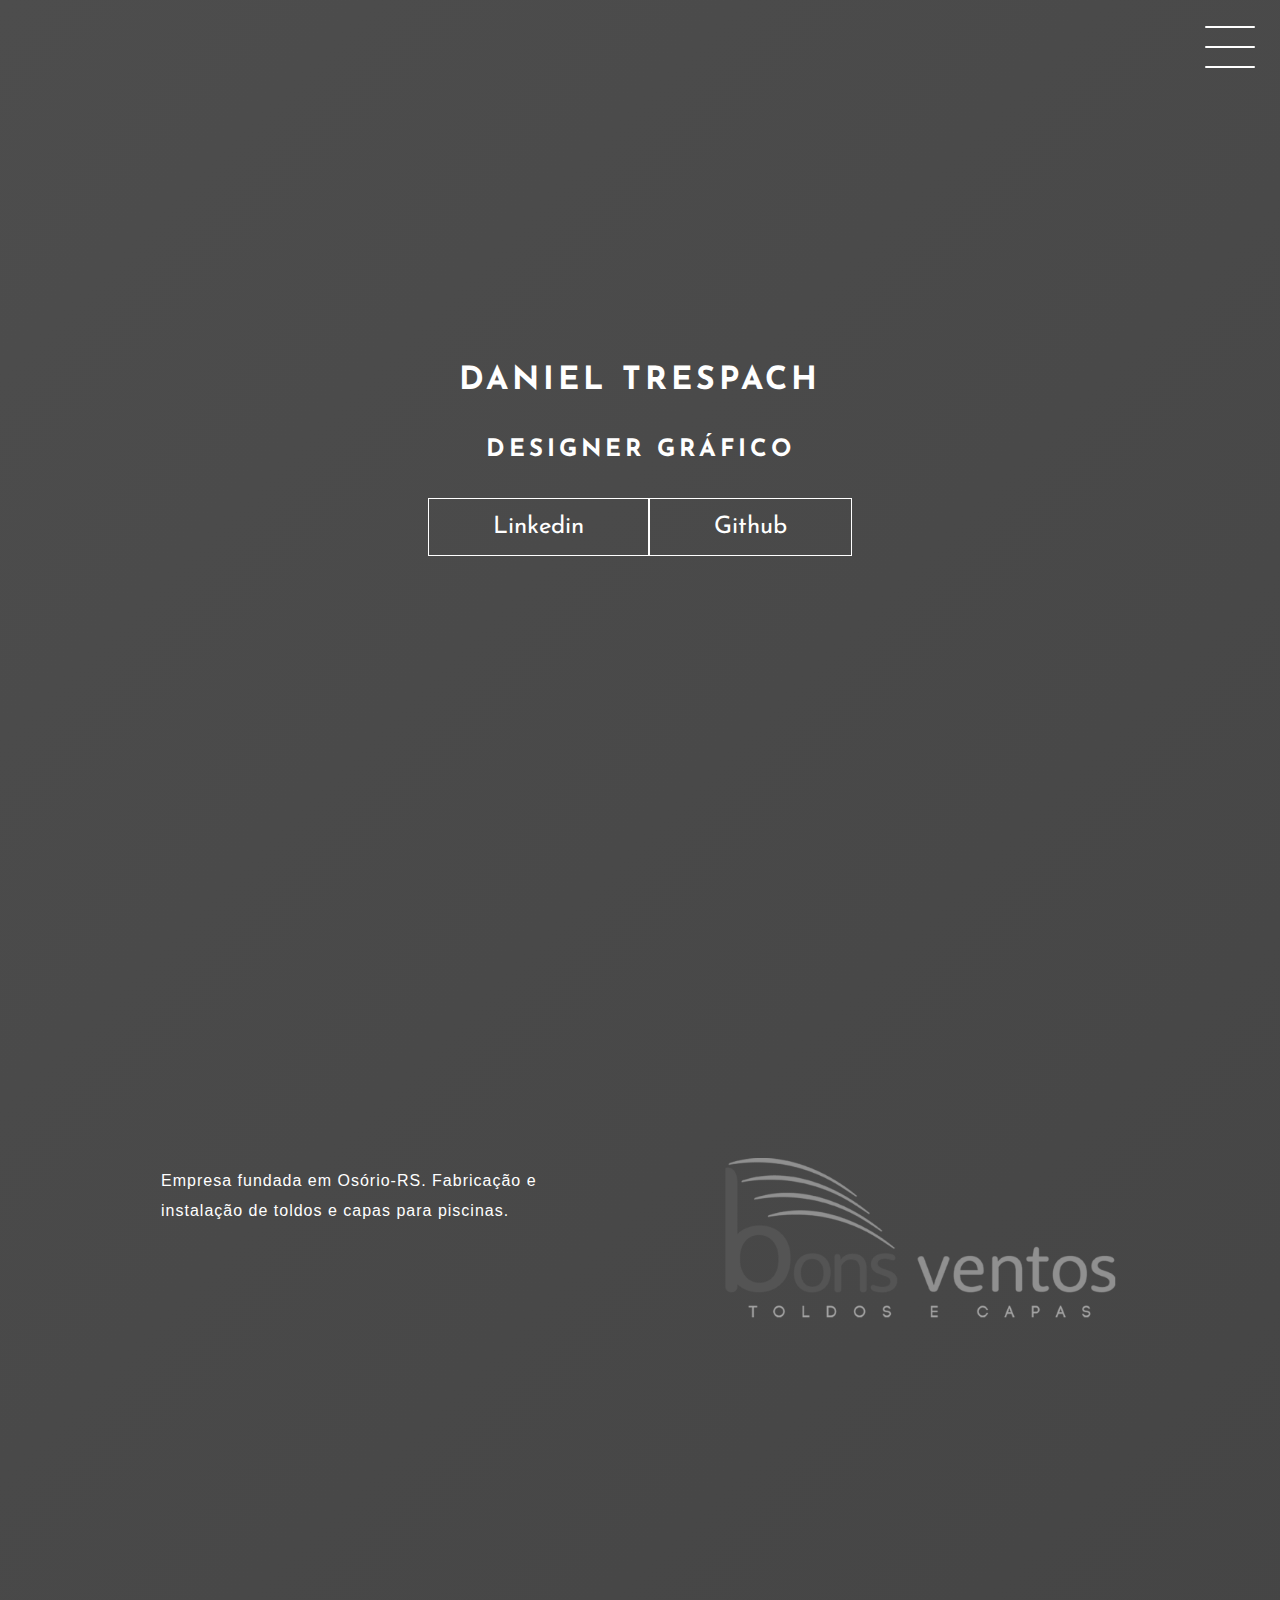
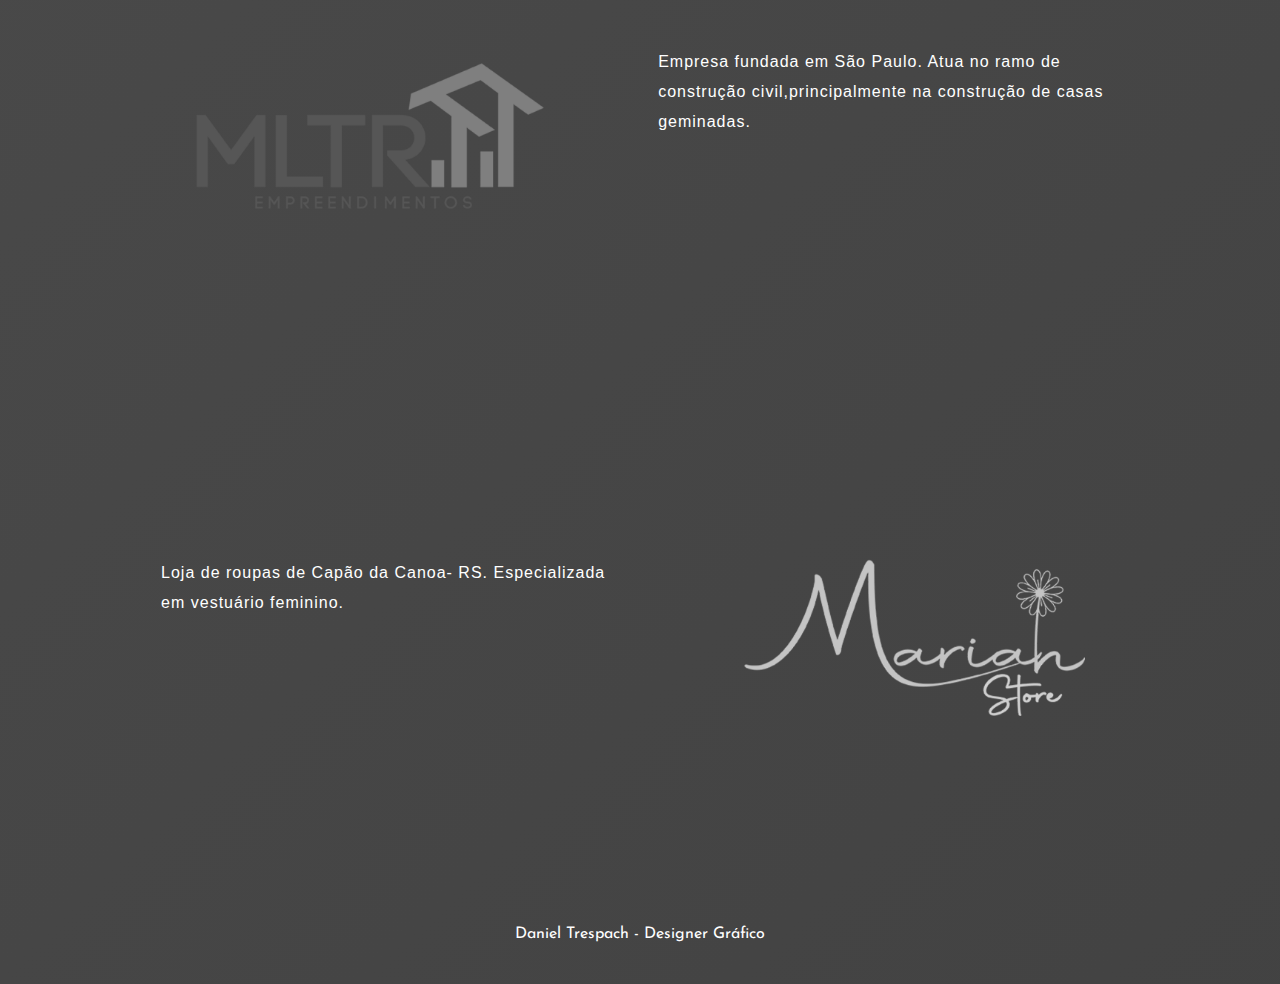
<file: index.html>
<!DOCTYPE html>
<html lang="pt-br">
<head>
    <meta charset="UTF-8">
    <meta http-equiv="X-UA-Compatible" content="IE=edge">
    <meta name="viewport" content="width=device-width, initial-scale=1.0">
    <link rel="stylesheet" href="style.css">
    <title>Daniel Trespach - Designer Gráfico</title>
</head>
<body>
    <header class="header-wrapper">
        <div class="header">
            <div class="checkbox-container">
                <div class="checkbox-wrapper">
                    <input type="checkbox" id="toggle">
                    <label class= "checkbox" for="toggle">
                        <div class="trace"></div>
                        <div class="trace"></div>
                        <div class="trace"></div>
                    </label>
                    <div class="menu"></div>
                    <nav class="menu-items">
                        <ul>
                            <li>
                                <a href="index.html">Home</a>
                            </li>
                            <li>
                                <a href="sobre.html">Sobre</a>
                            </li>
                            <li>
                                <a href="https://api.whatsapp.com/send?phone=5551998548815" target="_blank">Contato</a>
                            </li>
                        </ul>
                    </nav>
                </div>
            </div>
        </div>
        <h1>Daniel Trespach</h1>
        <h2>Designer Gráfico</h2>
        <div class="social-media">
            <a href="https://www.linkedin.com/in/daniel-trespach-382b97206/" target="_blank">Linkedin</a>
            <a href="https://github.com/dtrespach" target="_blank">Github</a>
        </div>
    </header>
    <div class="container">

        <div class="card-container">
            <div class="card-text">
                Empresa fundada em Osório-RS. Fabricação e instalação de toldos e capas para piscinas.
            </div>
            <div class="card">
                <div>
                    <a href="bonsventos.html"><img class="card" src="bonsventos/card-bonsventos.png" alt="logo-bonsventos"></a>
                </div>
            </div>
        </div>
        <div class="card-container">
            <div class="card">
                <div>
                    <a href="mltr.html"><img class="card" src="mltr/card-mltr.png" alt="logo-mltr"></a>
                </div>
            </div>
            <div class="card-text">
                Empresa fundada em São Paulo. Atua no ramo de construção civil,principalmente na construção de casas geminadas.
            </div>
        </div>
        <div class="card-container">
            <div class="card-text">Loja de roupas de Capão da Canoa- RS. Especializada em vestuário feminino.</div>
            <div class="card">
                <div>
                    <a href="mariah.html"><img class="card" src="mariah/card-mariah.png" alt="logo-mariah"></a>
                </div>
            </div>

        </div>
    </div>
    <footer class="footer">
        Daniel Trespach - Designer Gráfico
    </footer>
</body>
</html>
</file>
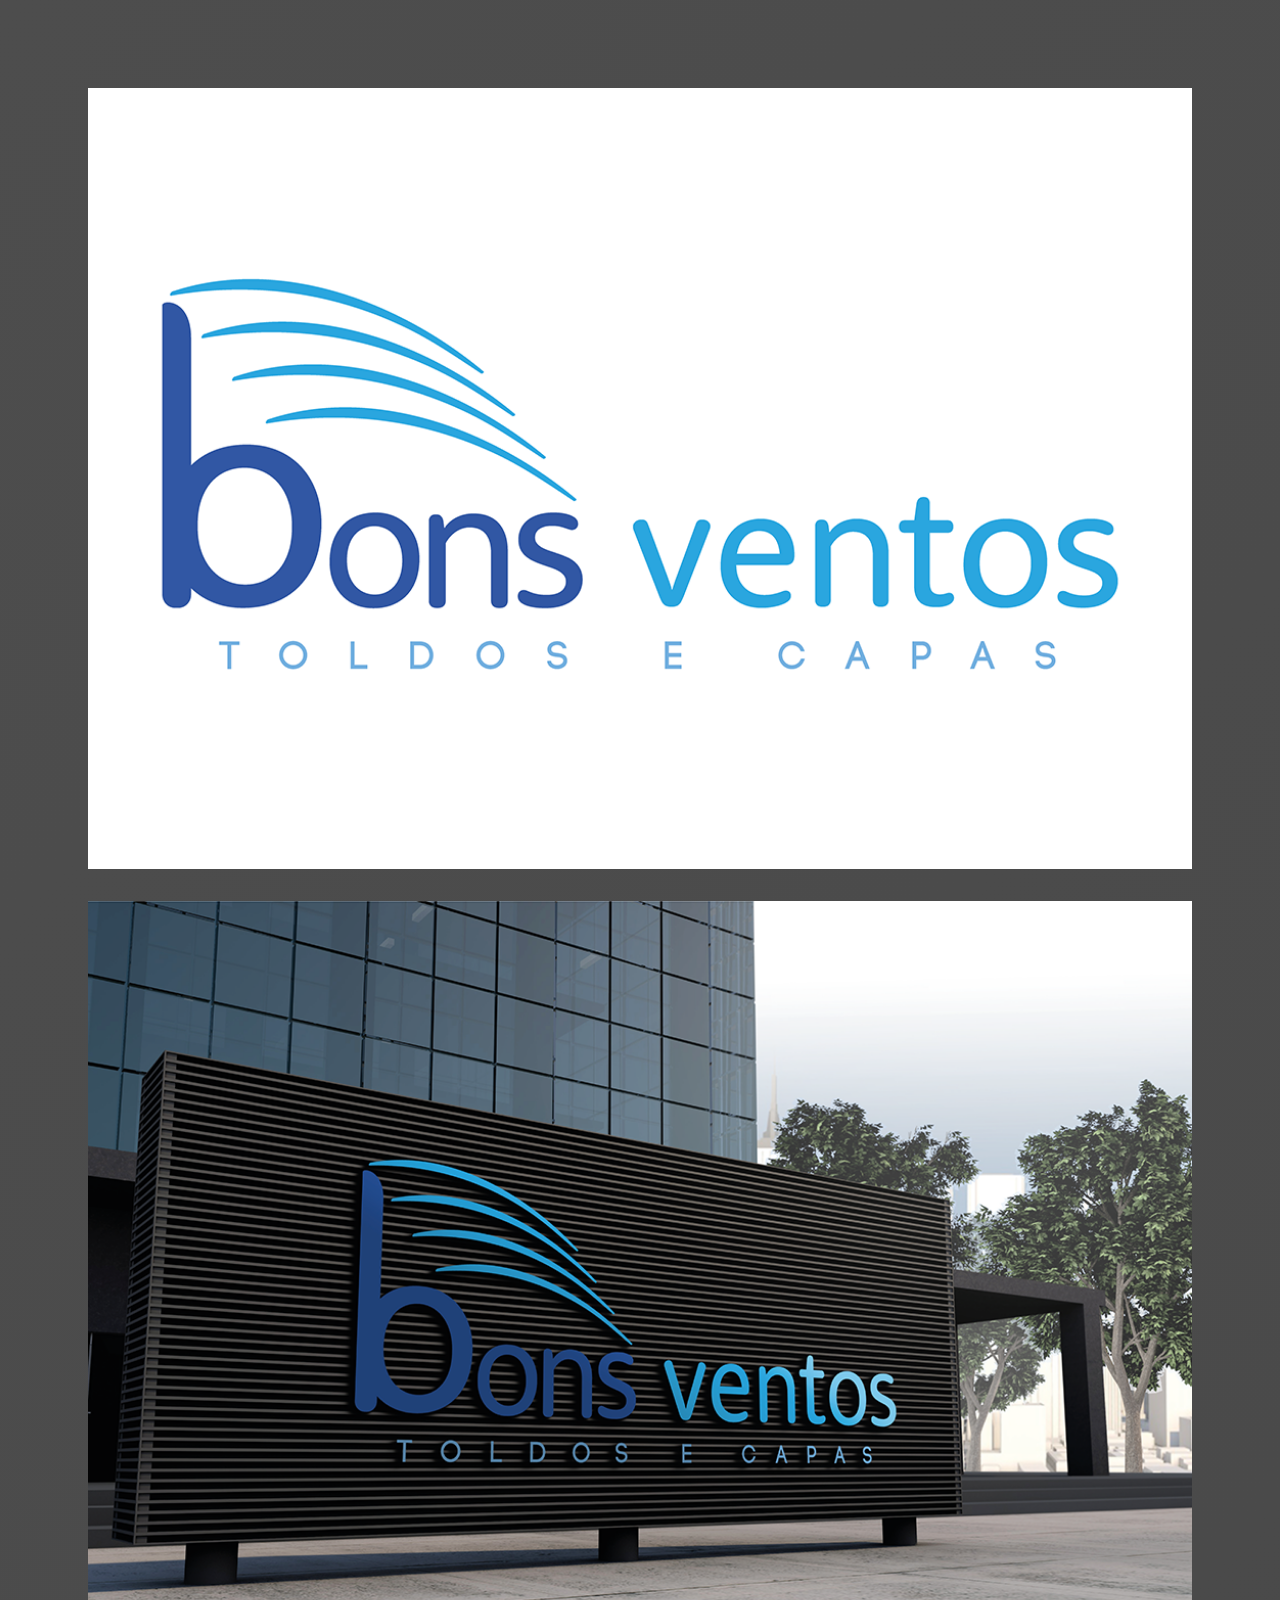
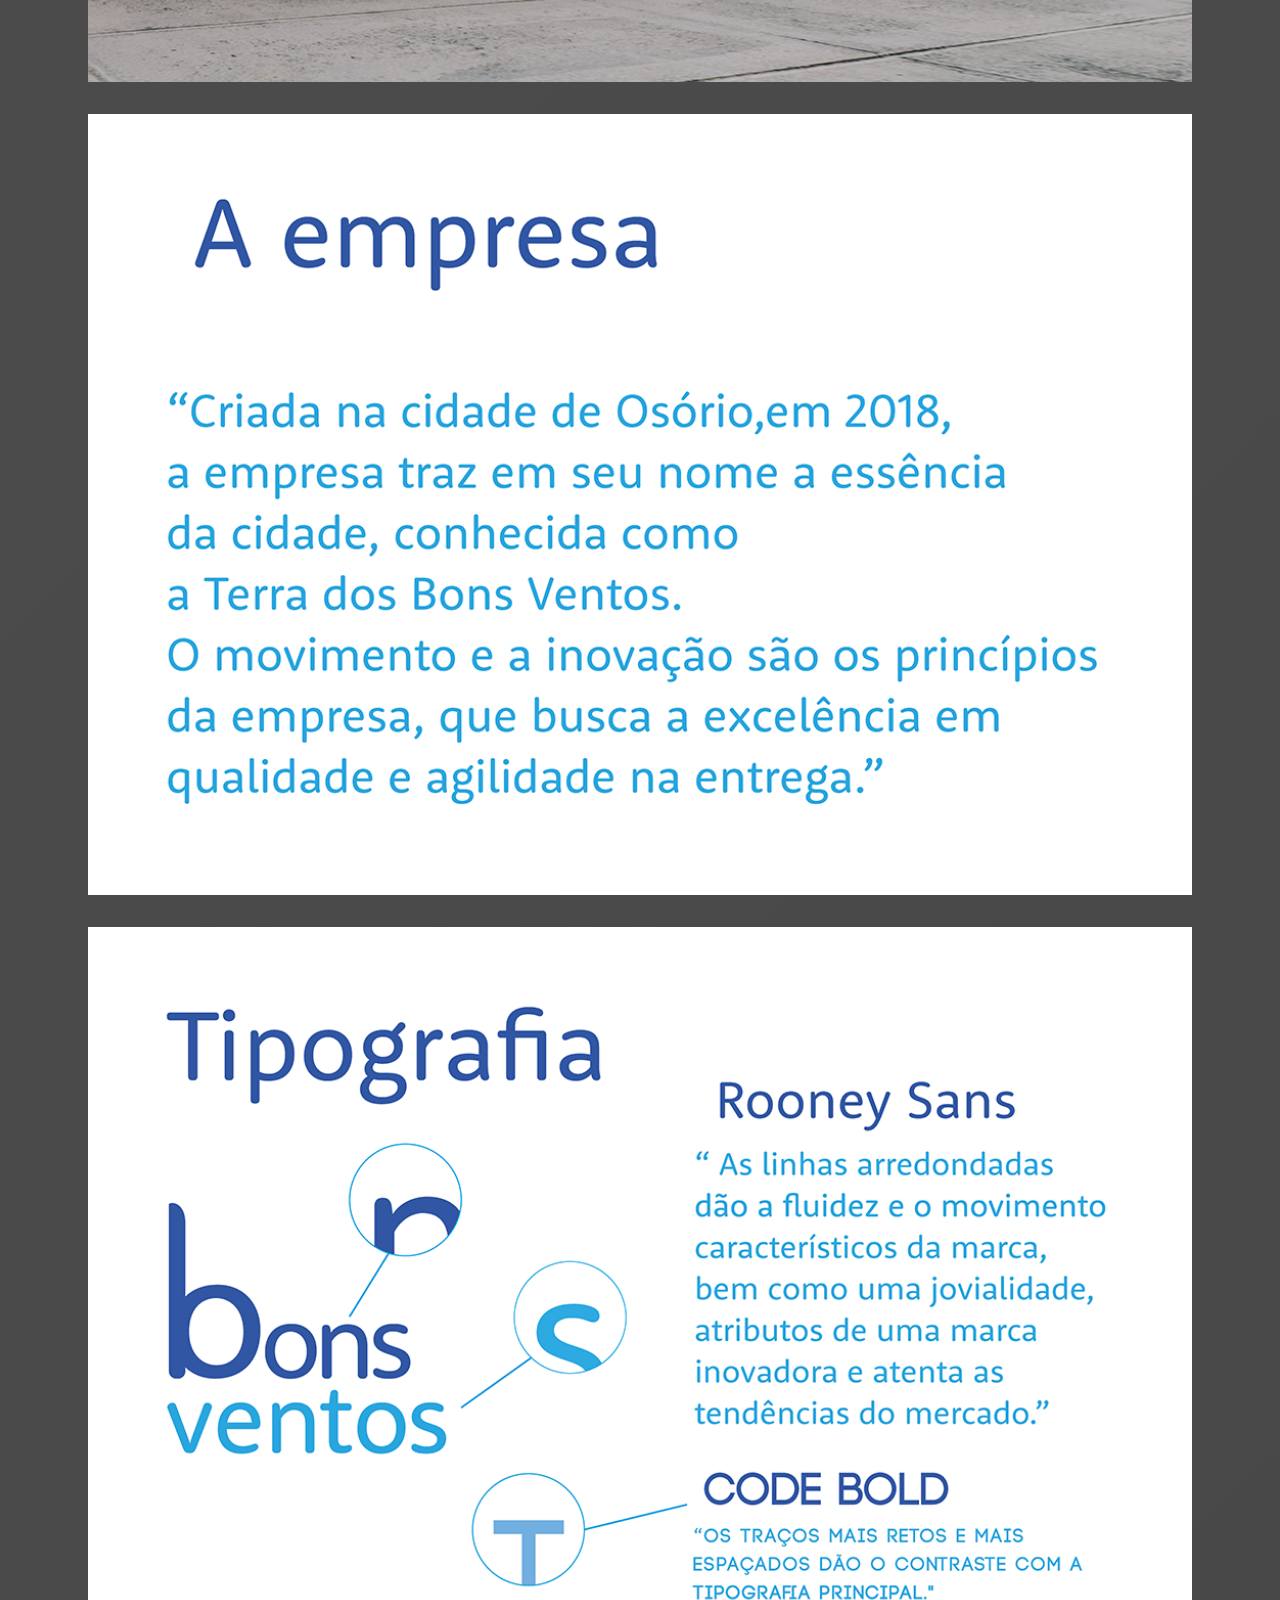
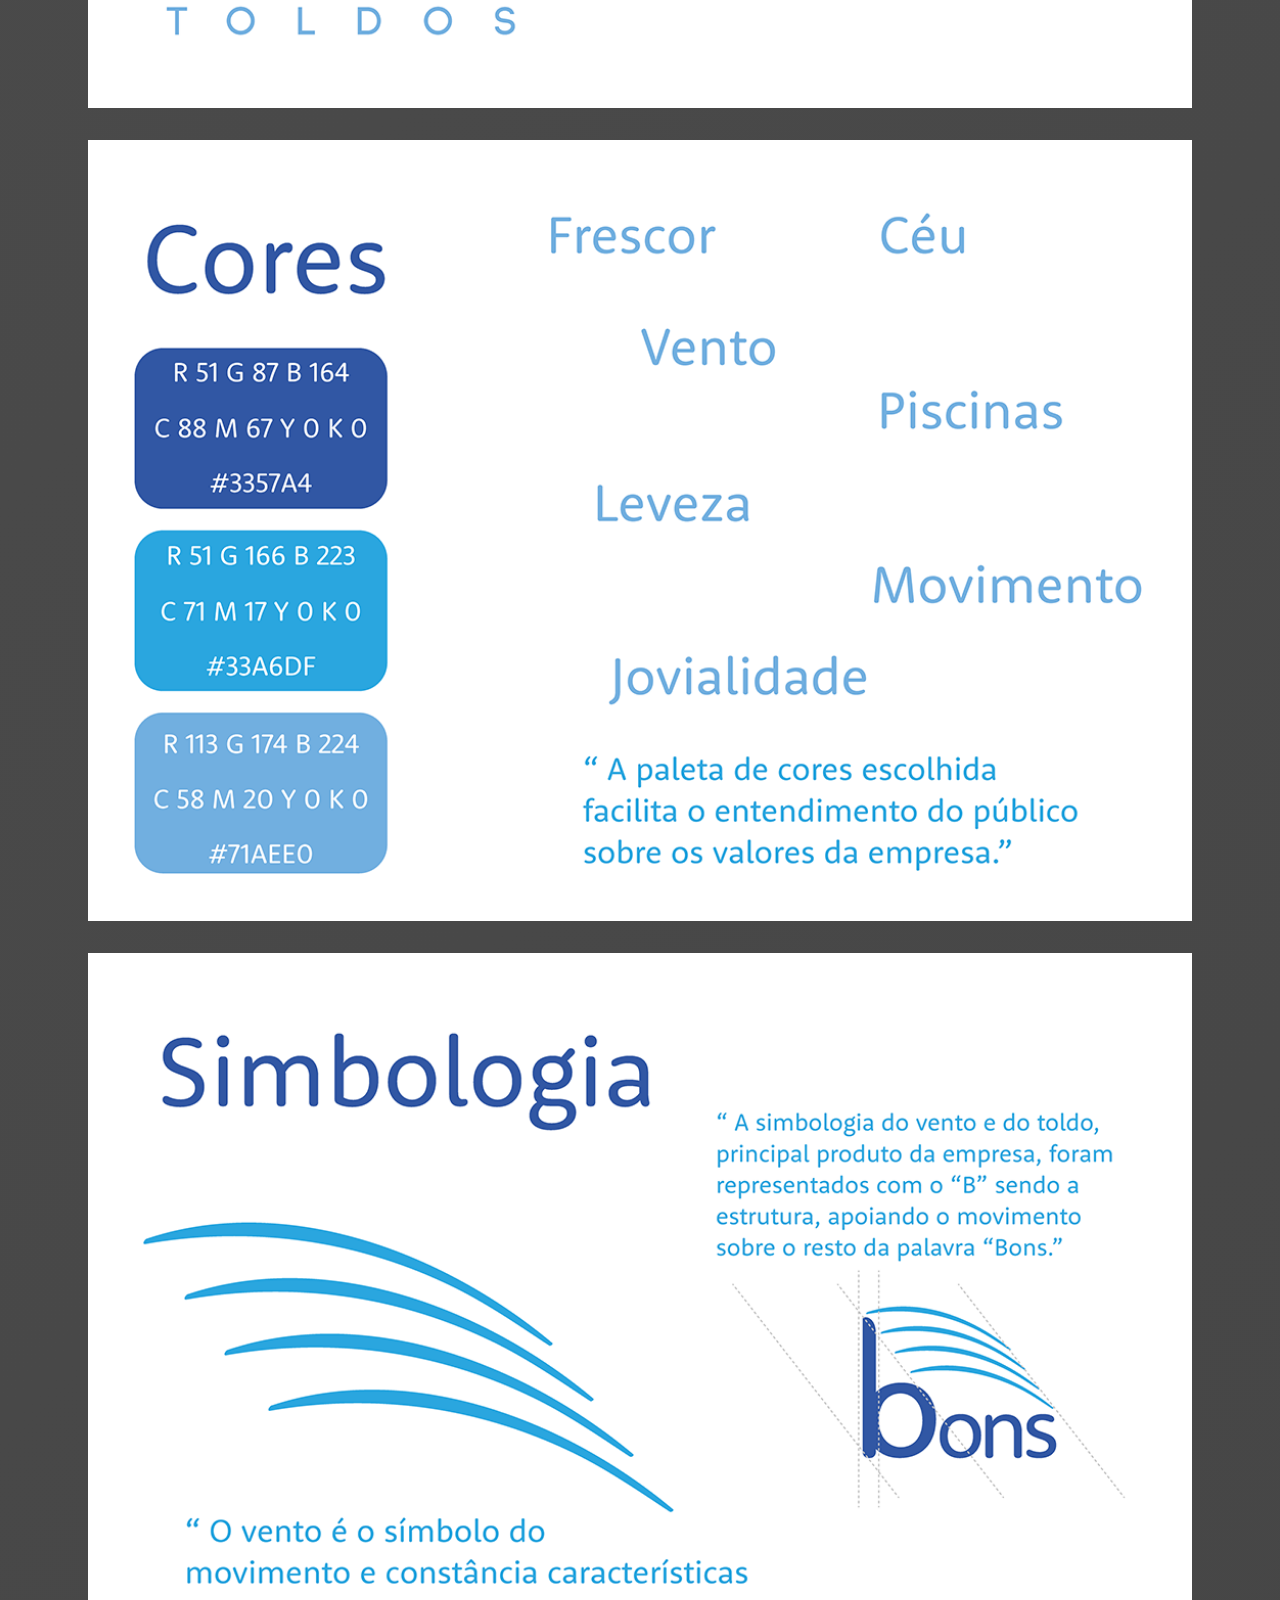
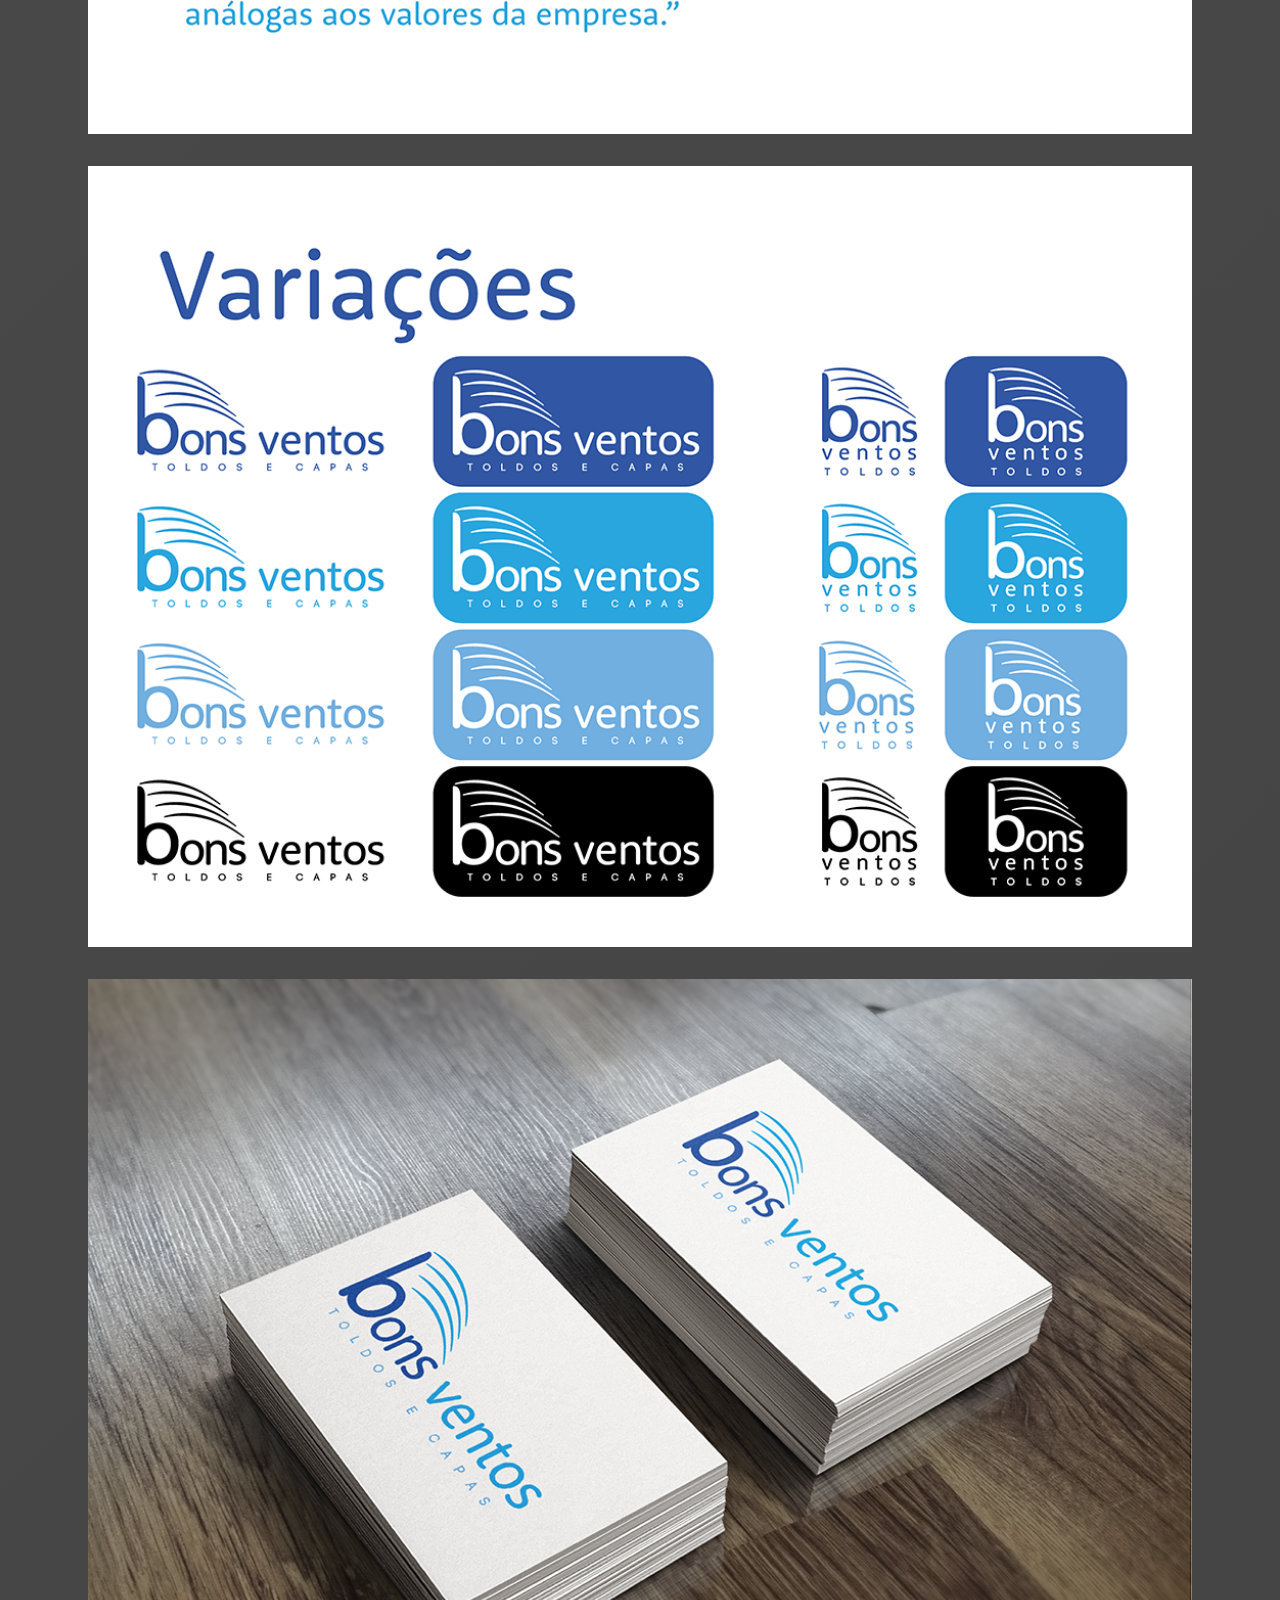
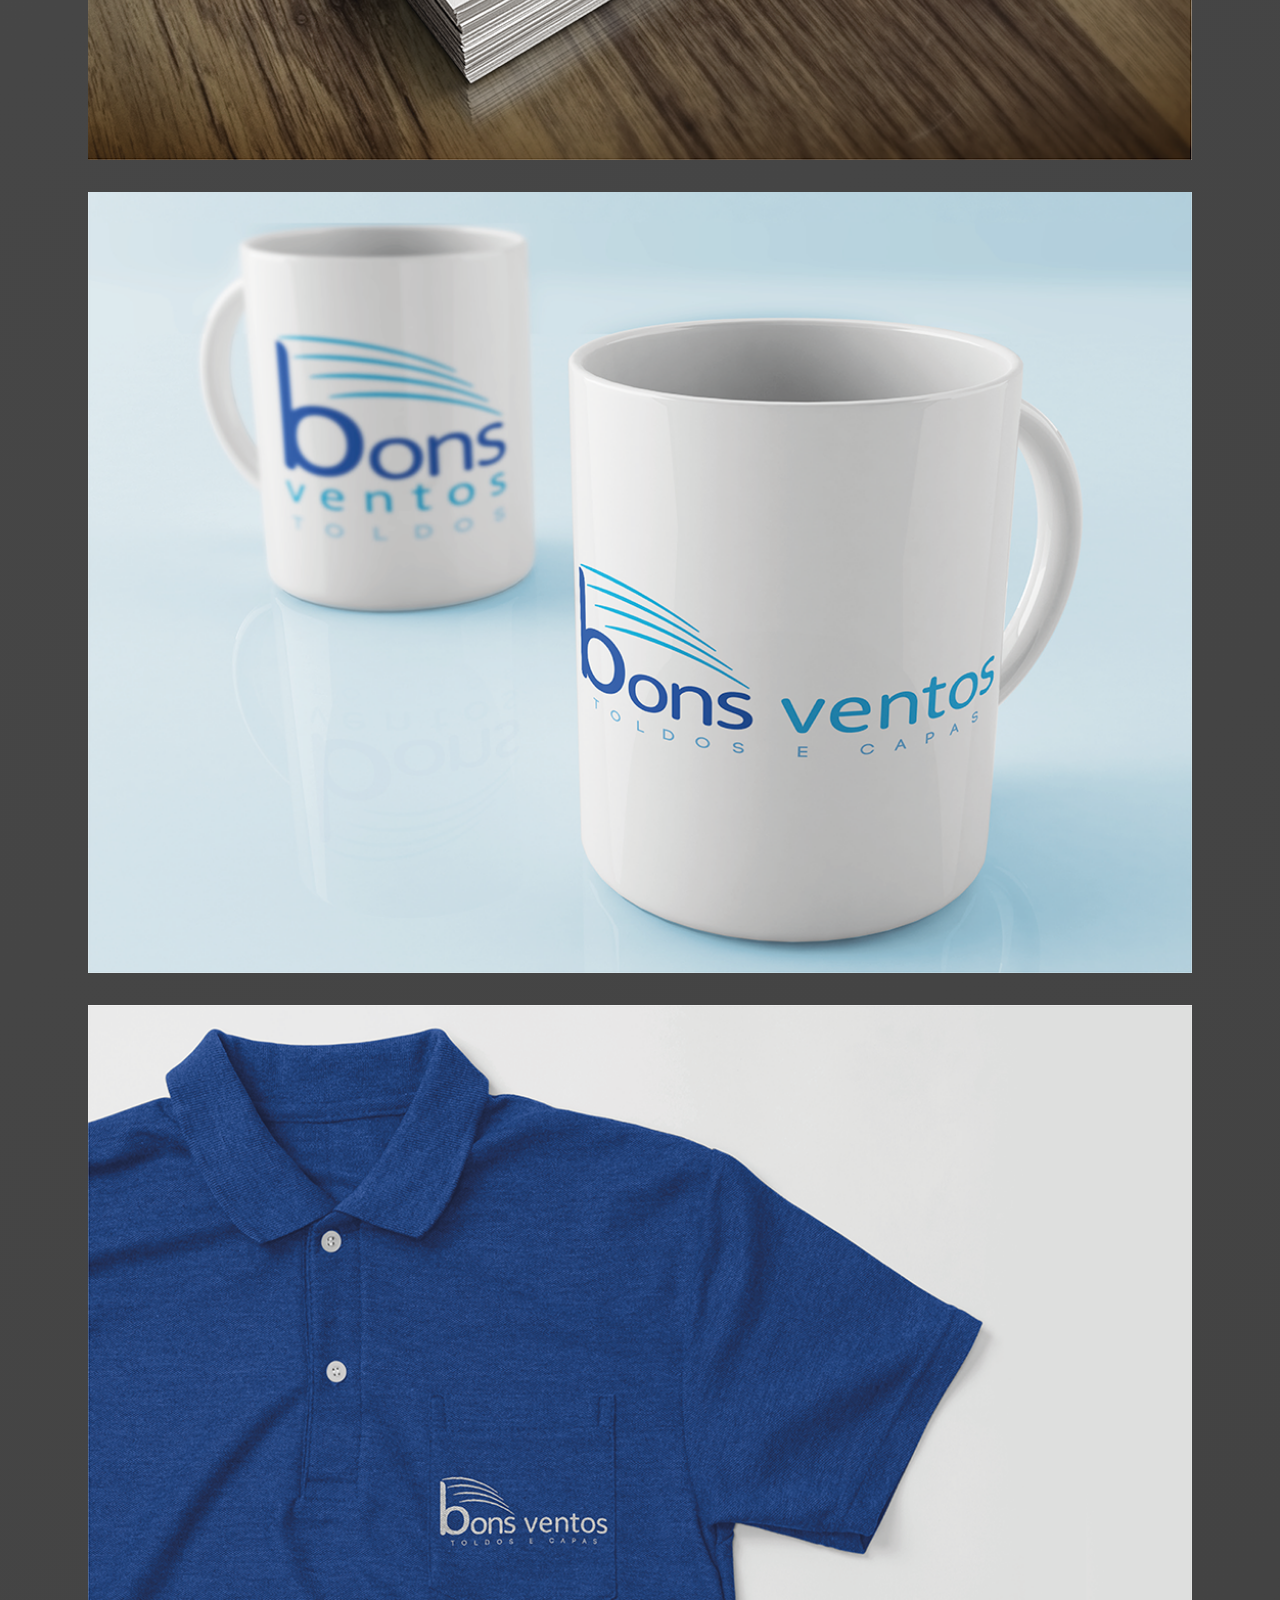
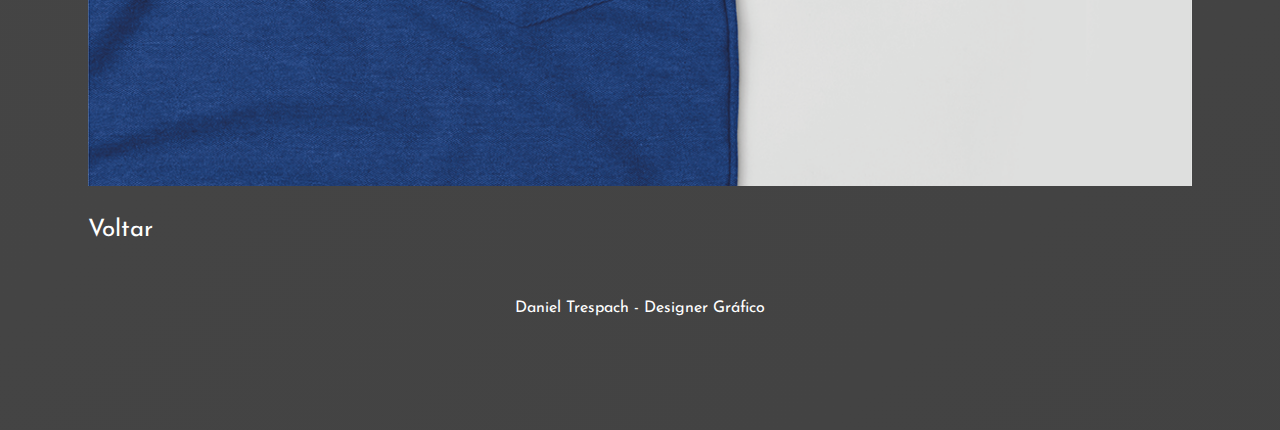
<file: bonsventos.html>
<!DOCTYPE html>
<html lang="pt-br">
<head>
    <meta charset="UTF-8">
    <meta http-equiv="X-UA-Compatible" content="IE=edge">
    <meta name="viewport" content="width=device-width, initial-scale=1.0">
    <link rel="stylesheet" href="projects.css">
    <title>Daniel Trespach - Bons Ventos</title>
</head>
<body>
    <img src="./bonsventos/bonsventosp1.png" alt="logo-bonsventos">
    <img src="./bonsventos/bonsventosp2.png" alt="placa-bonsventos">
    <img src="./bonsventos/bonsventosp3.png" alt="descricao-empresa">
    <img src="./bonsventos/bonsventosp4.png" alt="tipografia">
    <img src="bonsventos/bonsventosp5.png" alt="paleta">
    <img src="bonsventos/bonsventosp6.png" alt="simbologia">
    <img src="bonsventos/bonsventosp7.png" alt="variacoes">
    <img src="bonsventos/bonsventosp8.png" alt="cartoes-de-visita">
    <img src="bonsventos/bonsventosp9.png" alt="canecas">
    <img src="bonsventos/bonsventosp10.png" alt="camiseta">
    <a href="index.html">Voltar</a>
    <footer class="footer">
        Daniel Trespach - Designer Gráfico
    </footer>
</body>
</html>
</file>
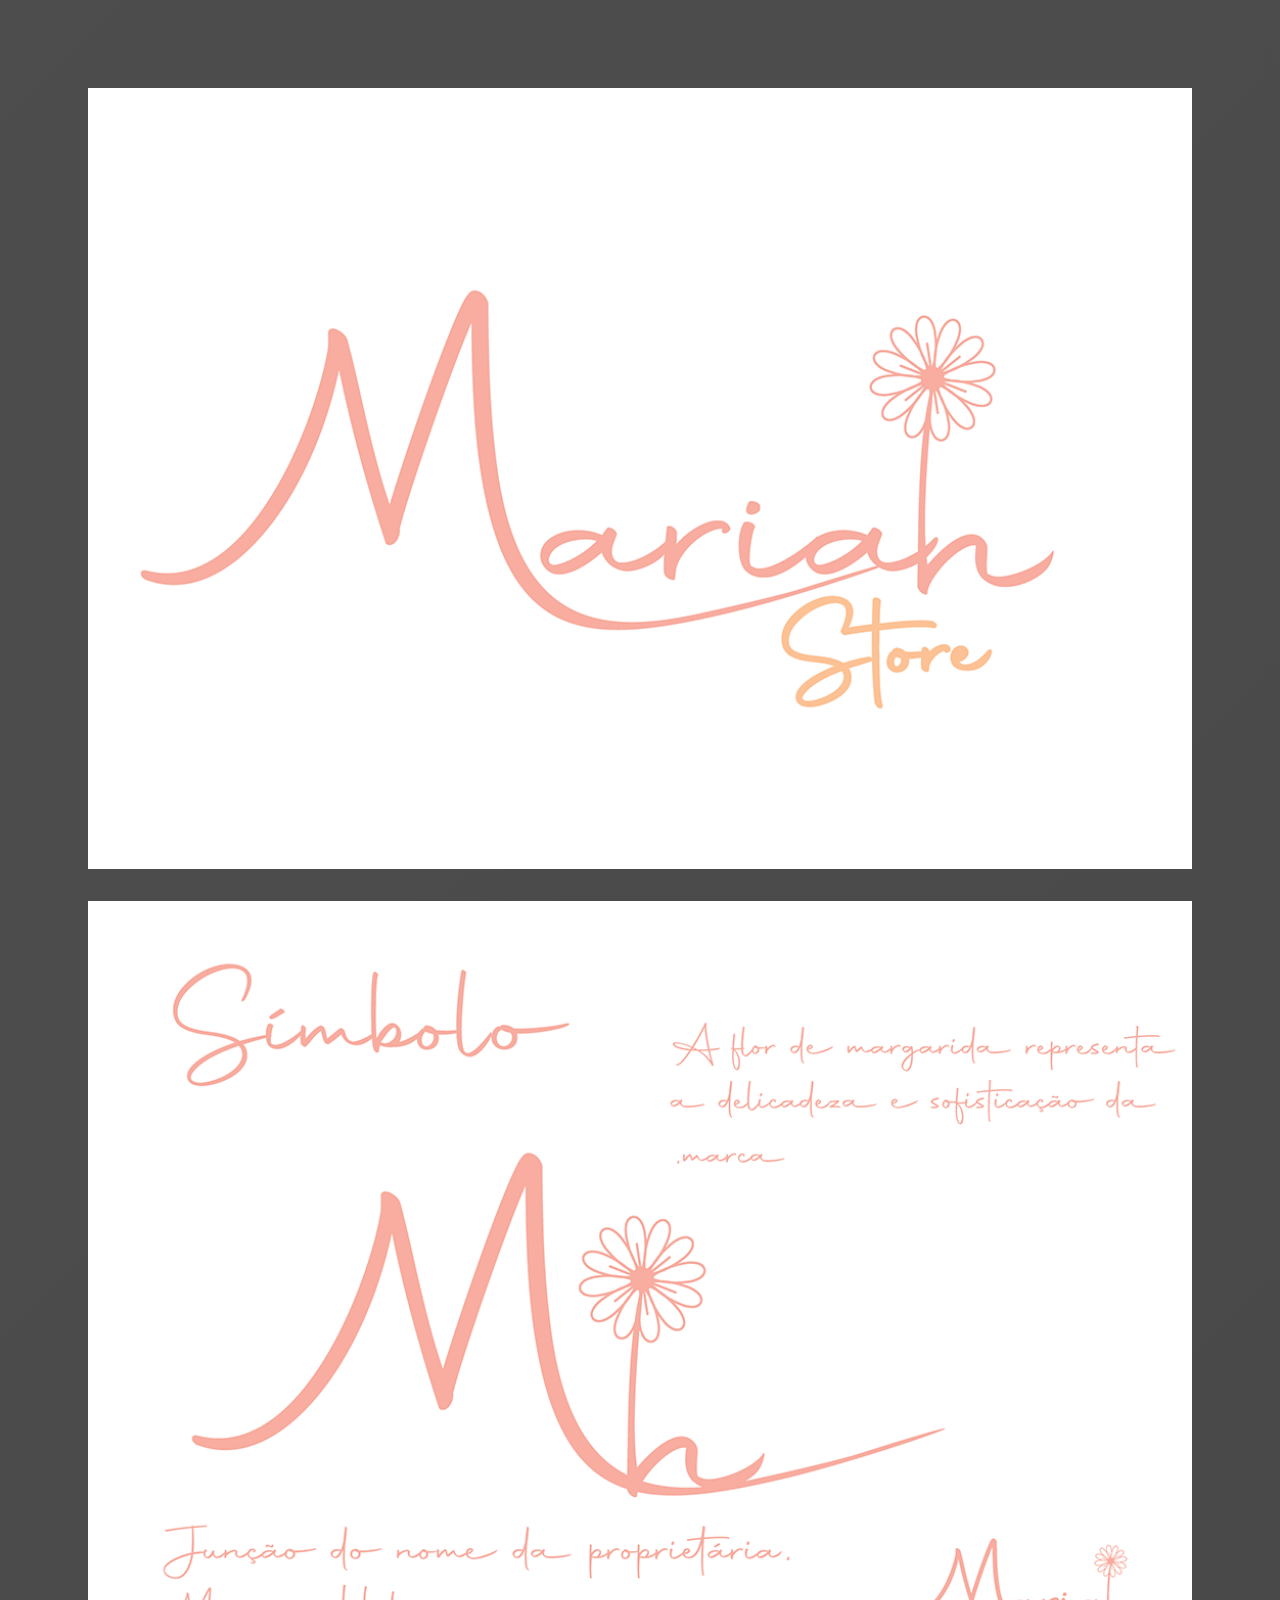
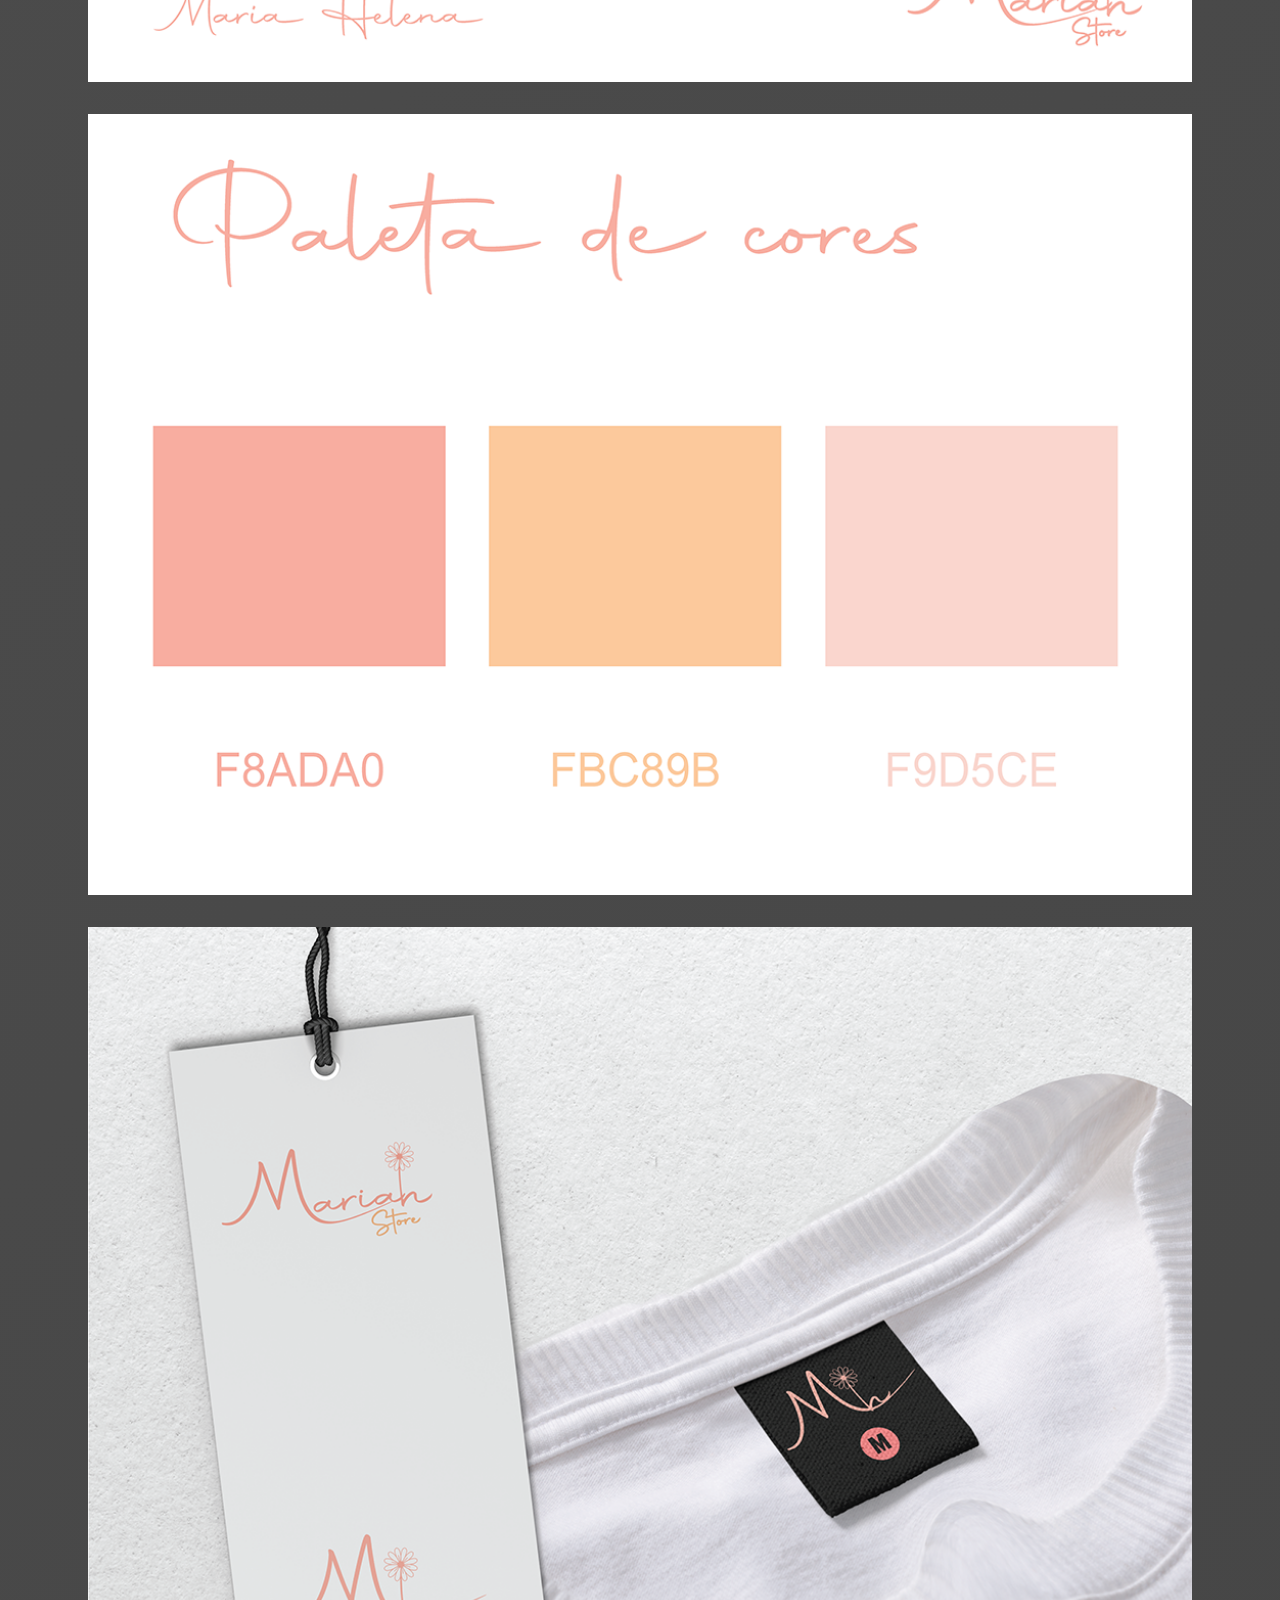
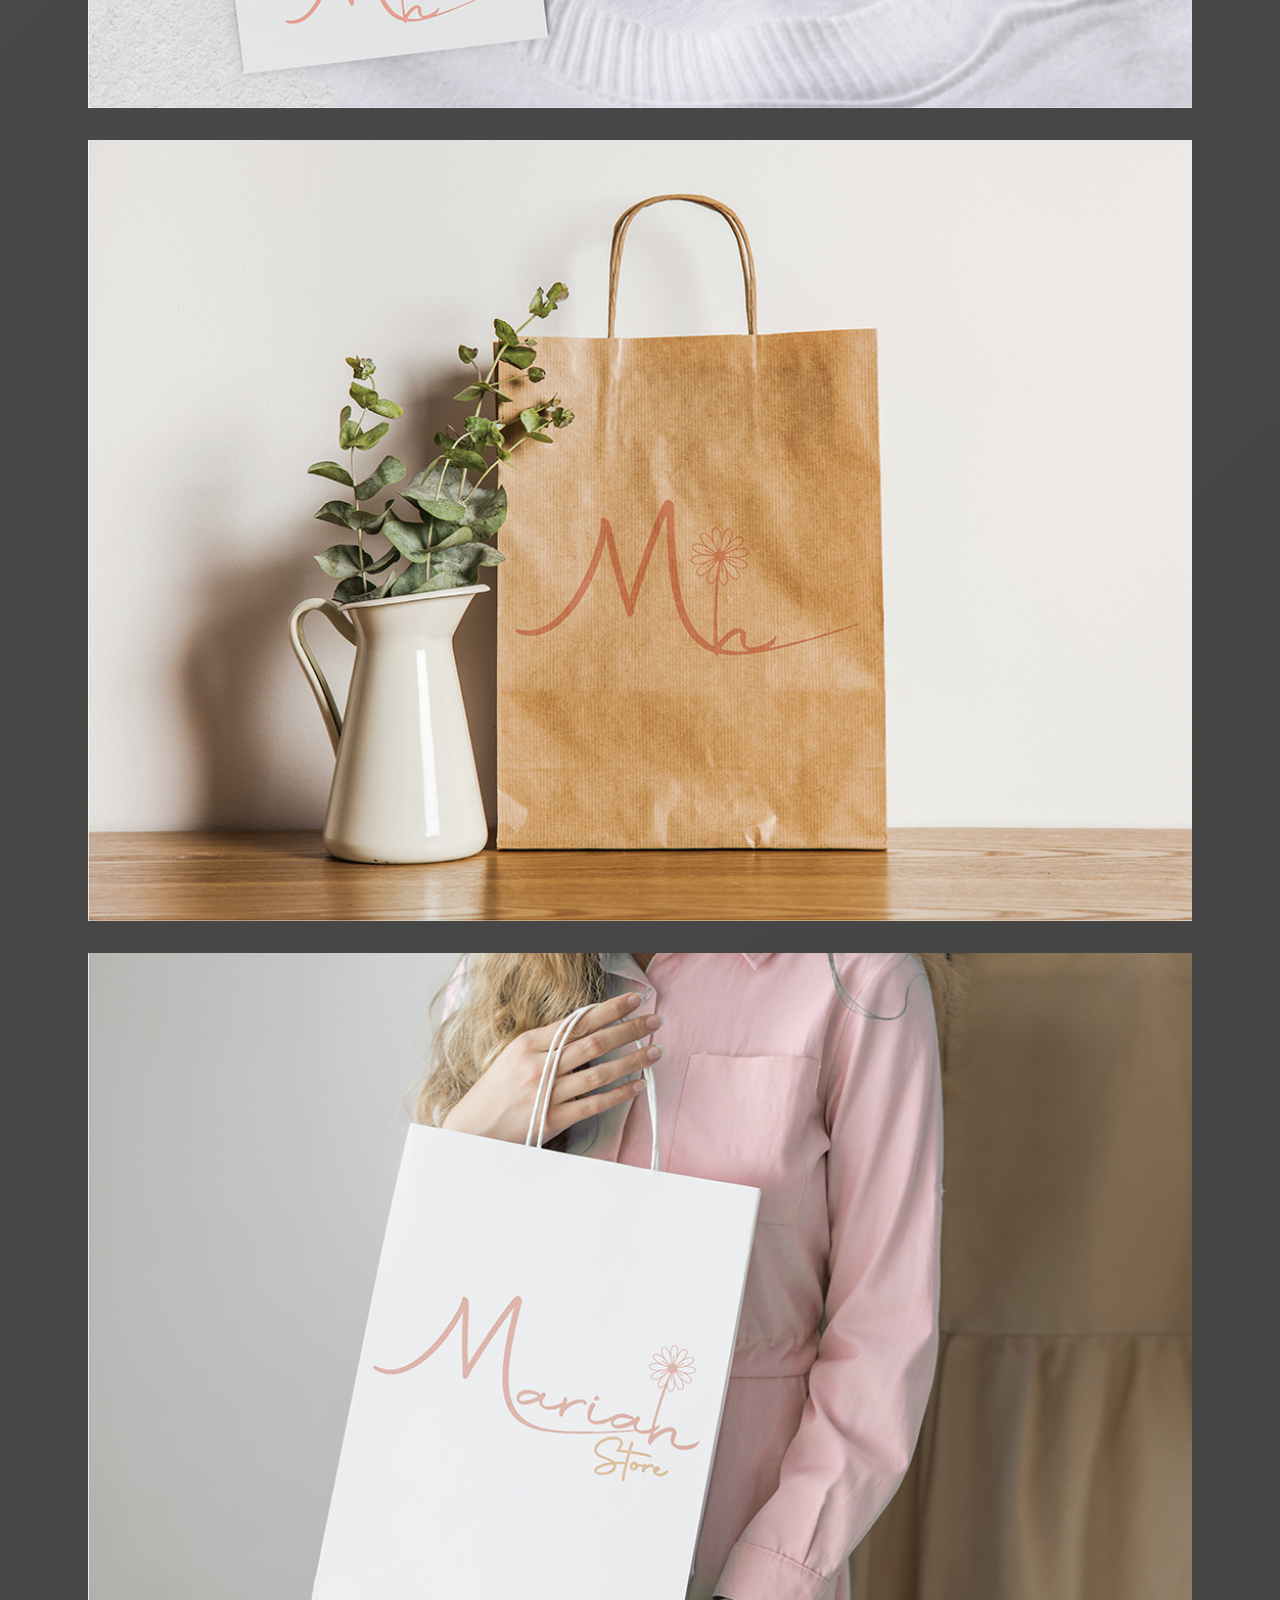
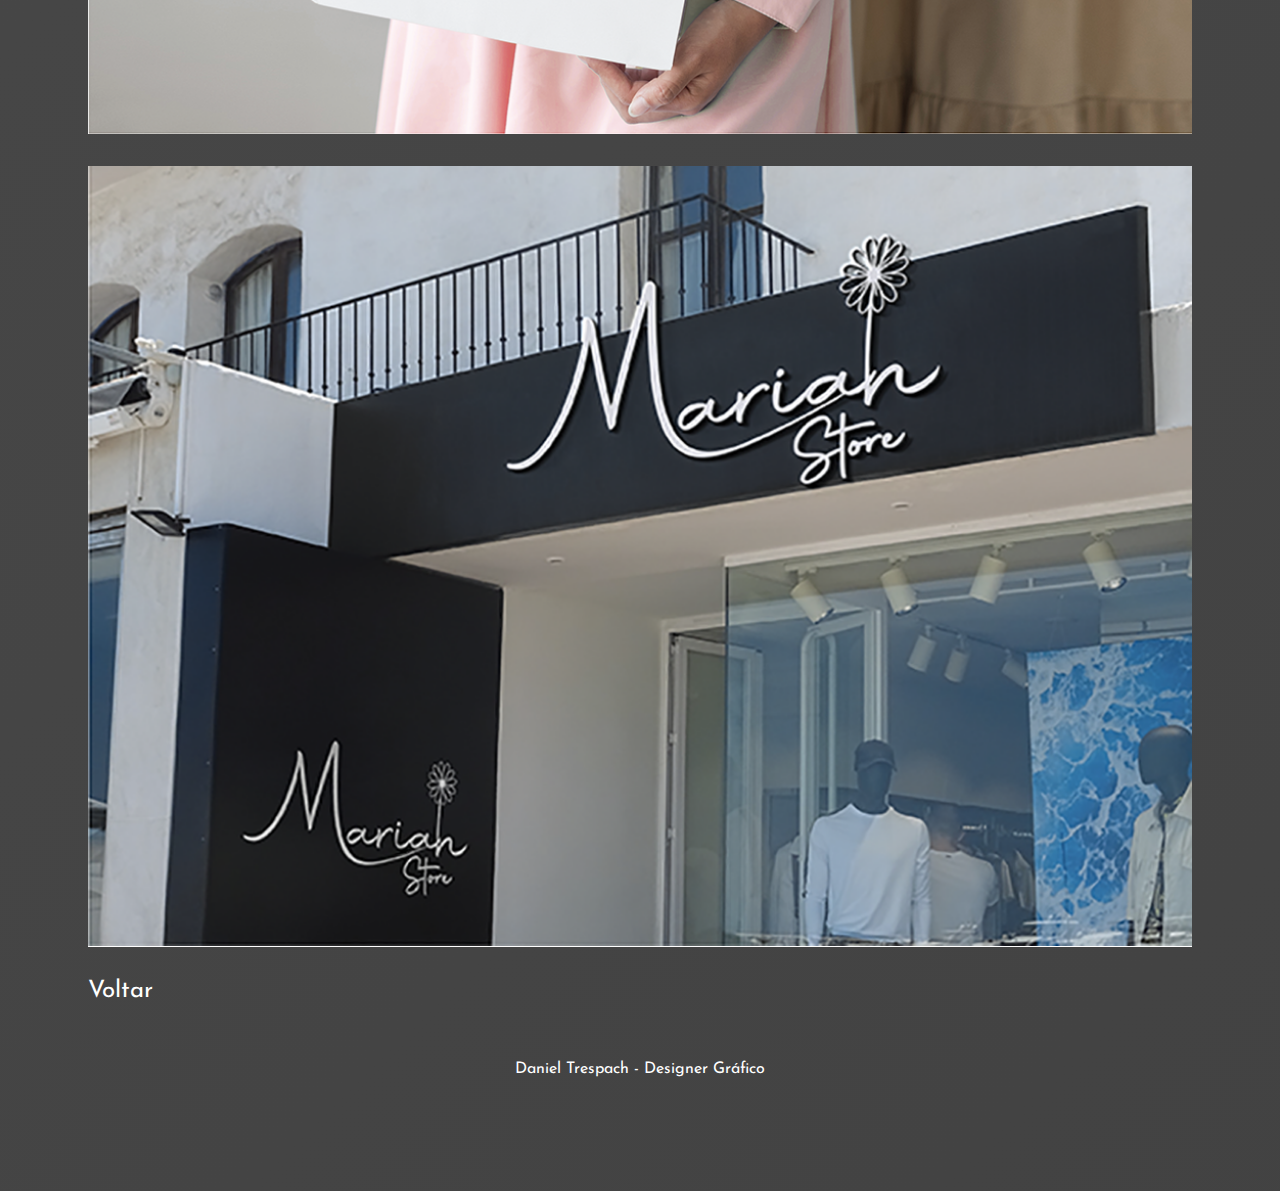
<file: mariah.html>
<!DOCTYPE html>
<html lang="pt-br">
<head>
    <meta charset="UTF-8">
    <meta http-equiv="X-UA-Compatible" content="IE=edge">
    <meta name="viewport" content="width=device-width, initial-scale=1.0">
    <link rel="stylesheet" href="projects.css">
    <title>Daniel Trespach - Mariah Store</title>
</head>
<body>
    <img src="mariah/mariahpg1.png" alt="logo-mariah">
    <img src="mariah/mariahpg2.png" alt="simbologia">
    <img src="mariah/mariahpg3.png" alt="paleta">
    <img src="mariah/mariahpg4.png" alt="etiqueta-camiseta">
    <img src="mariah/mariahpg5.png" alt="sacola-mod1">
    <img src="mariah/mariahpg6.png" alt="sacola-mod2">
    <img src="mariah/mariahpg7.png" alt="fachada">
    <a href="index.html">Voltar</a>
    <footer class="footer">
        Daniel Trespach - Designer Gráfico
    </footer>
</body>
</html>
</file>
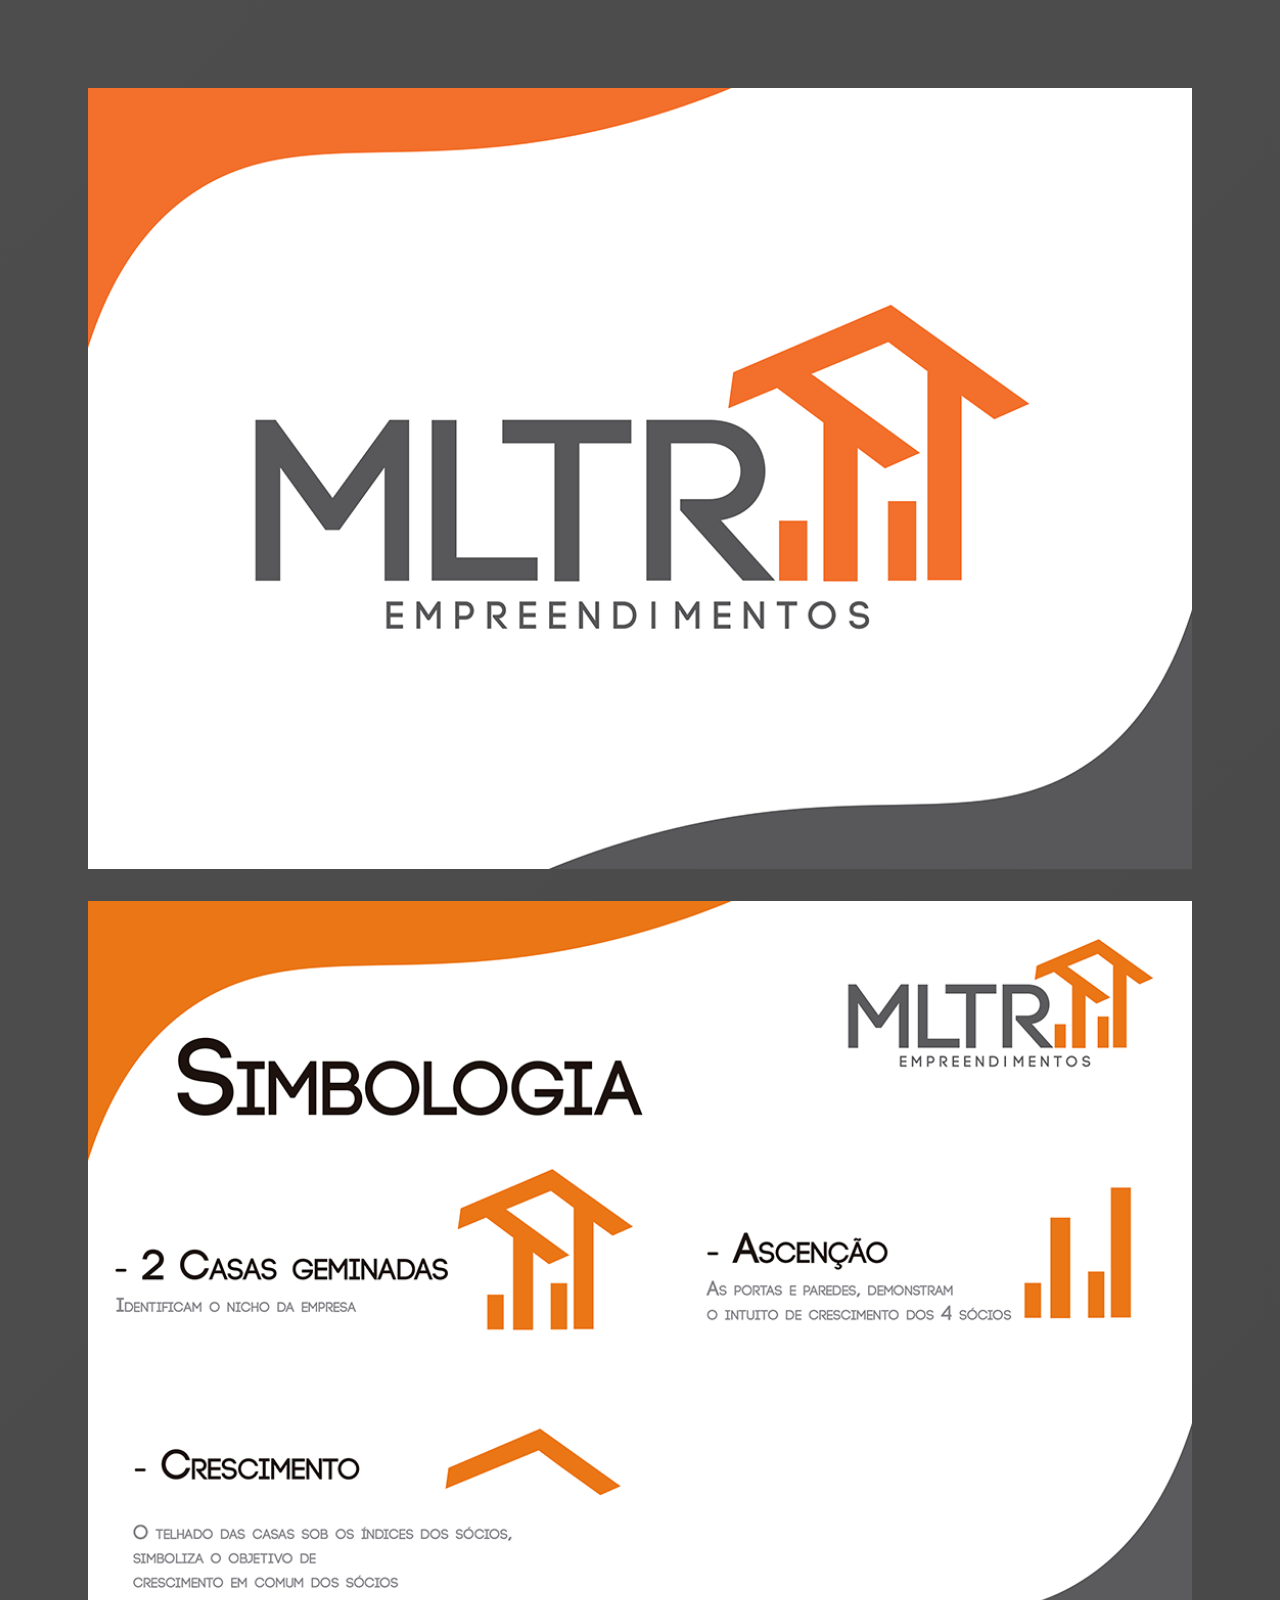
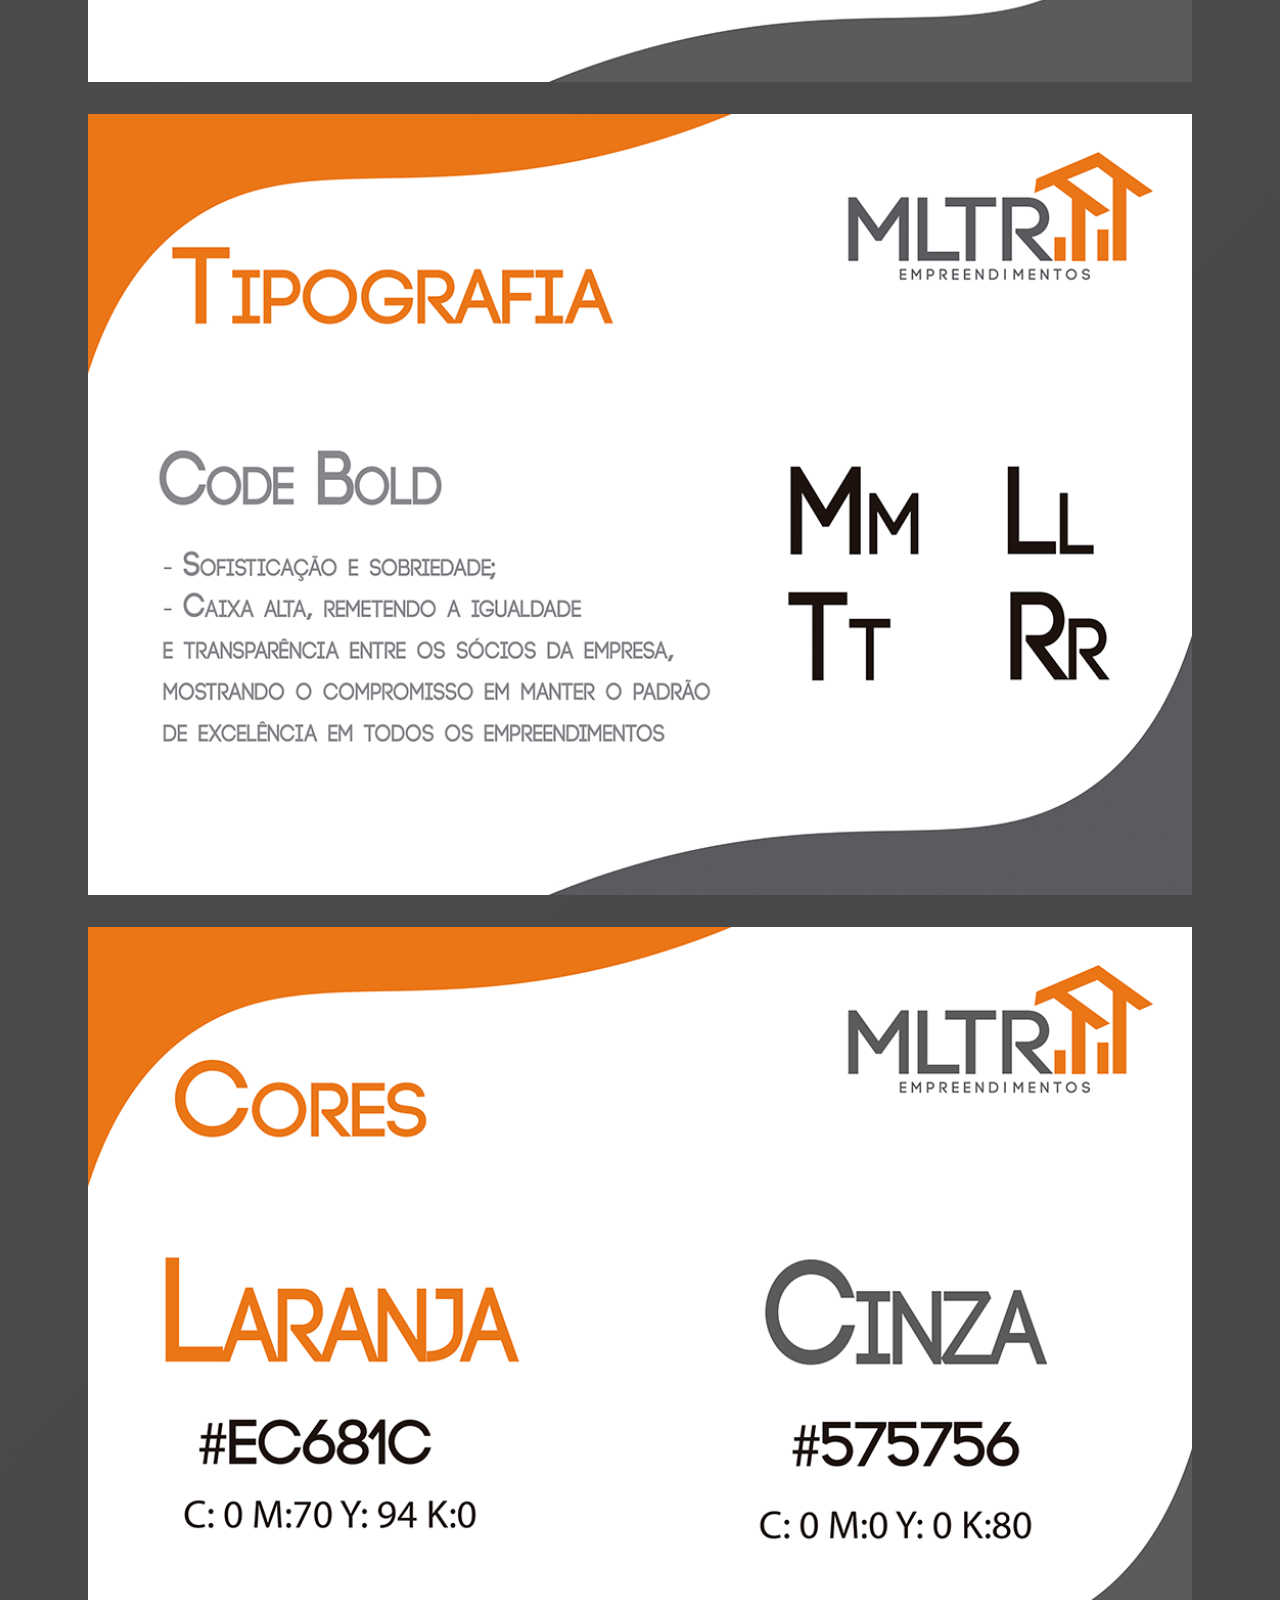
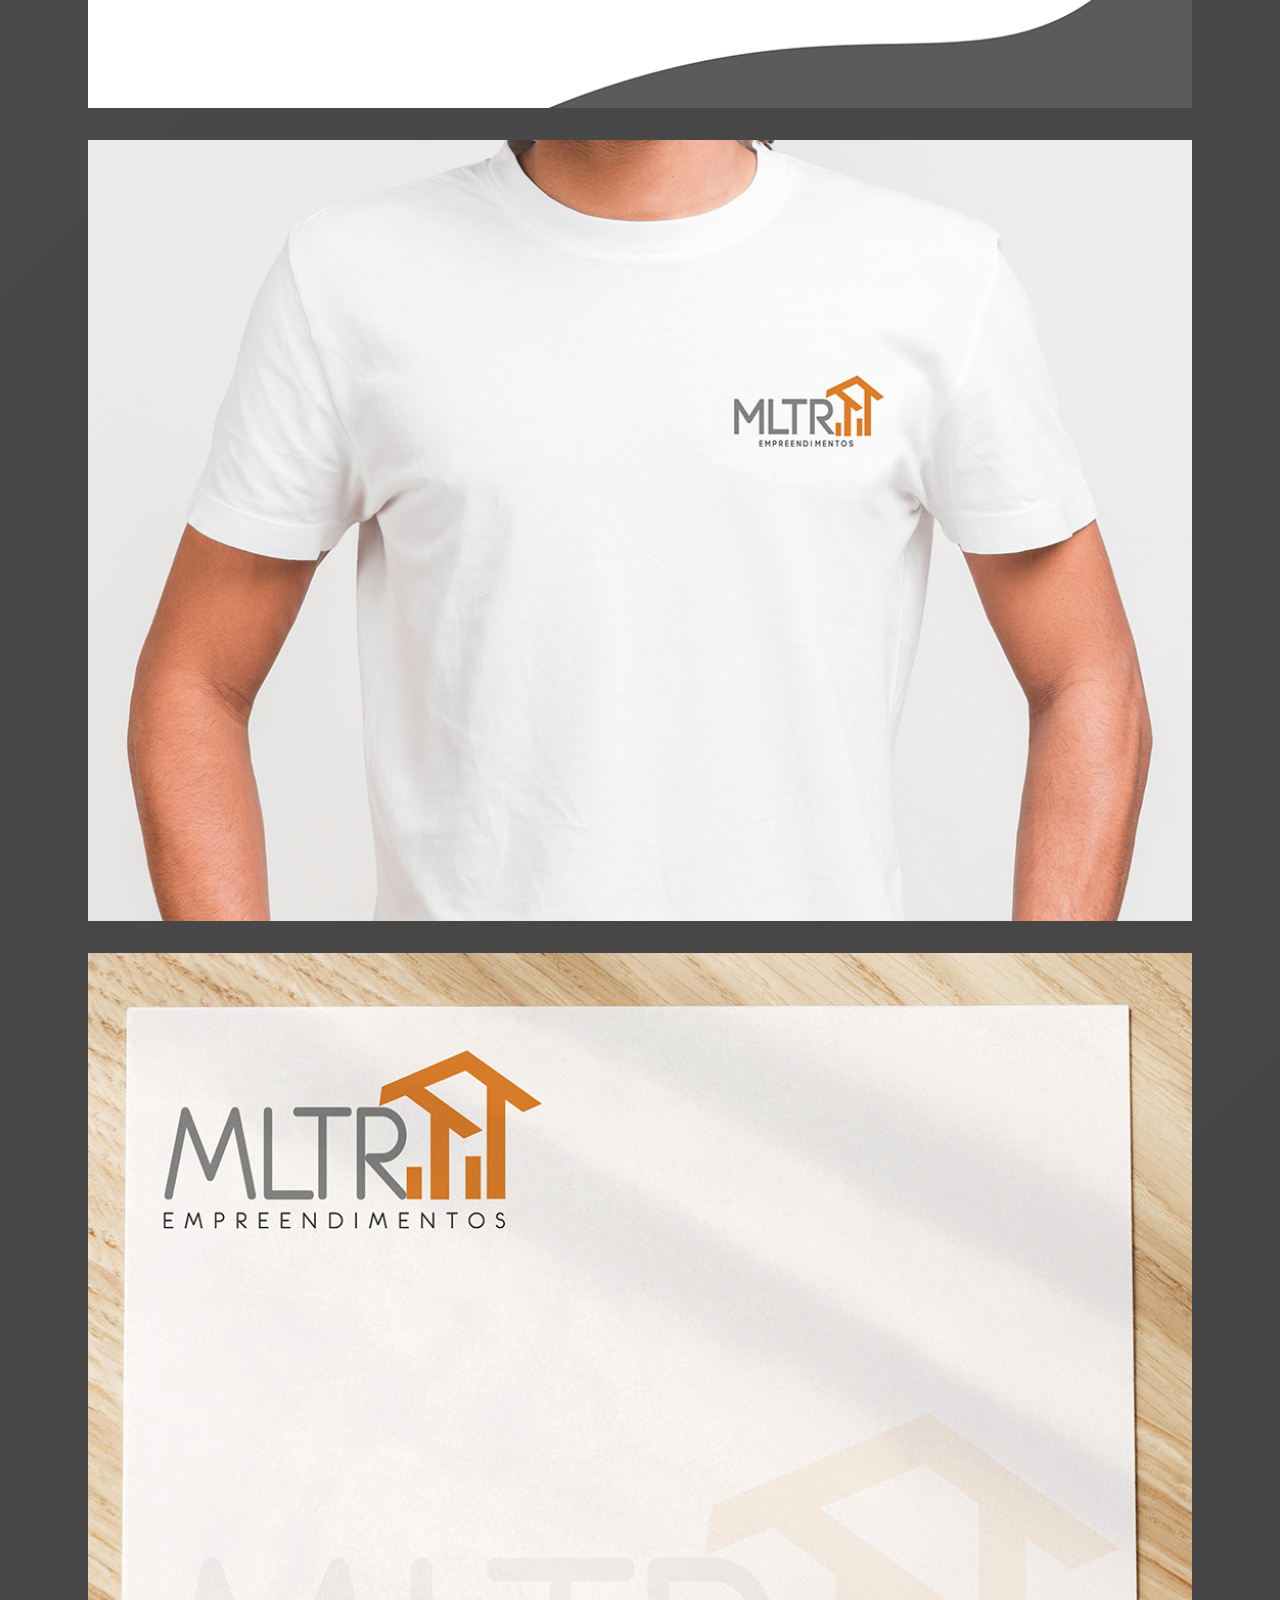
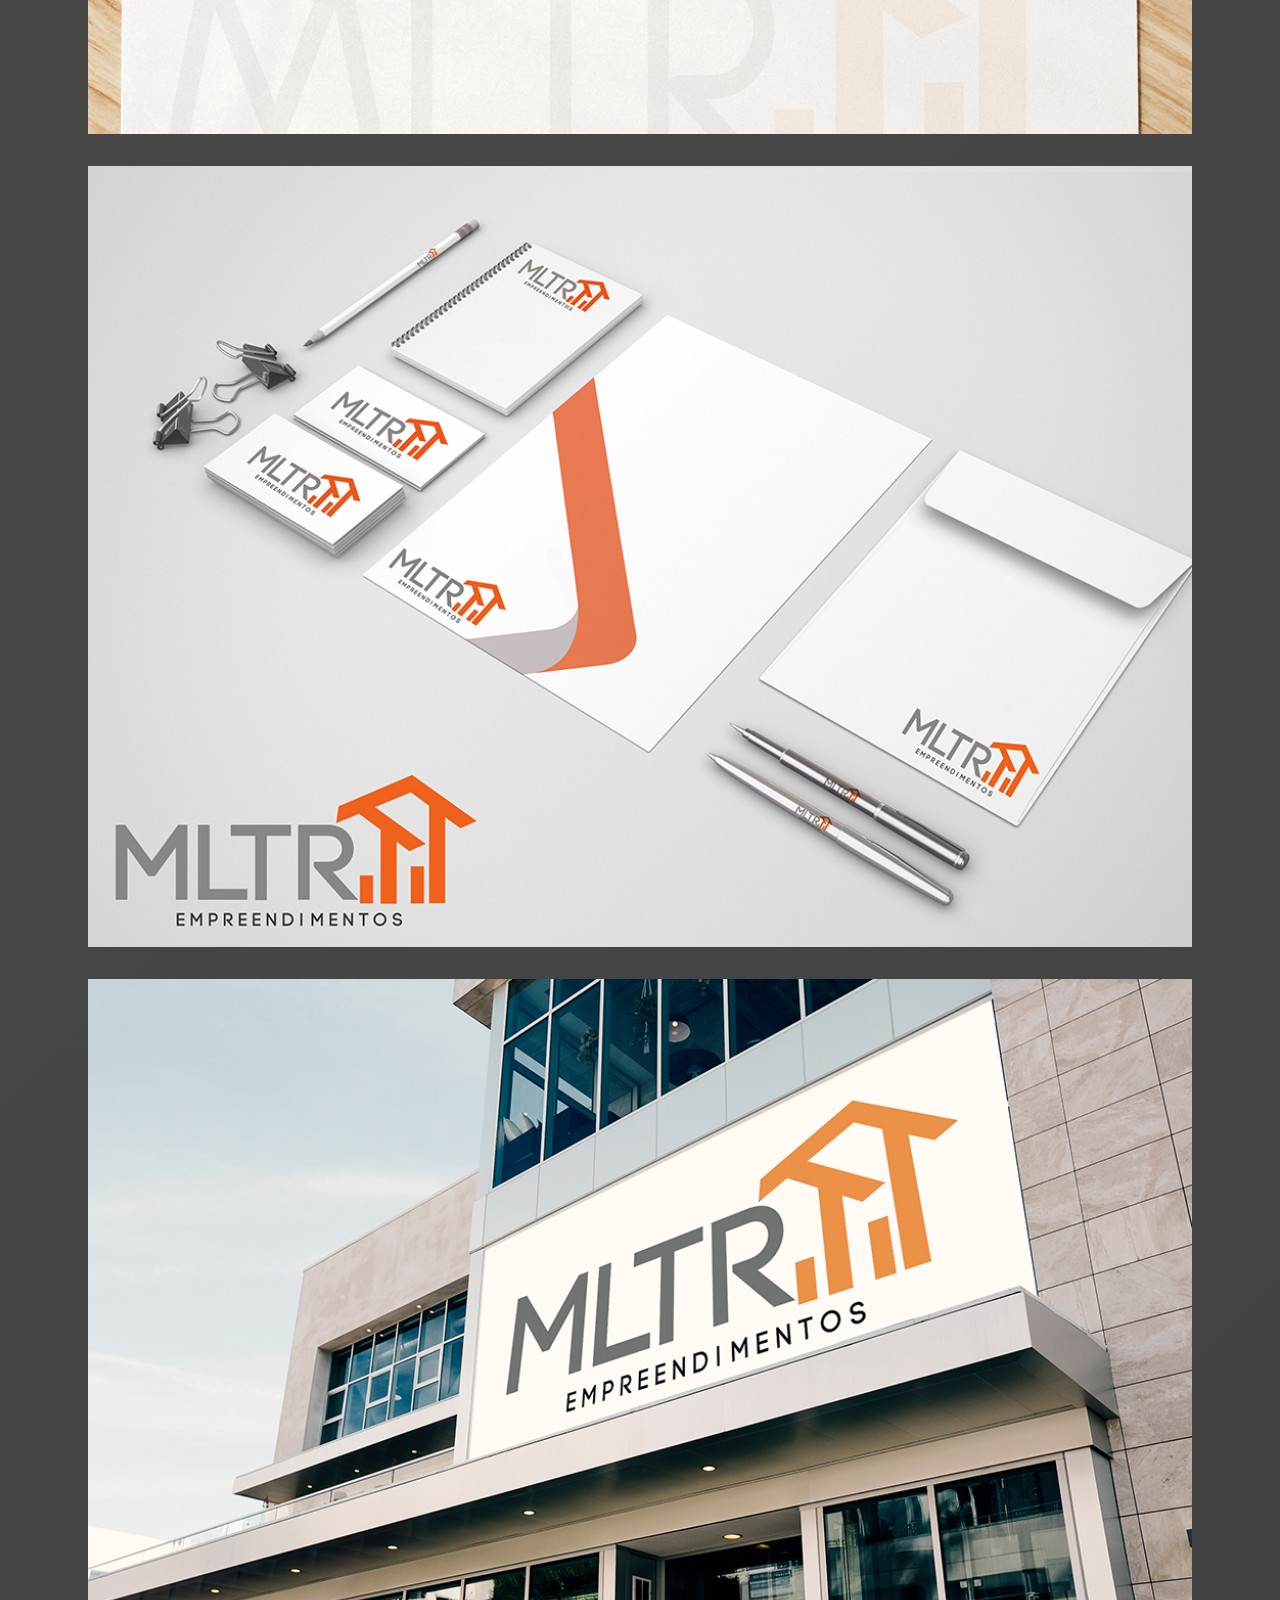
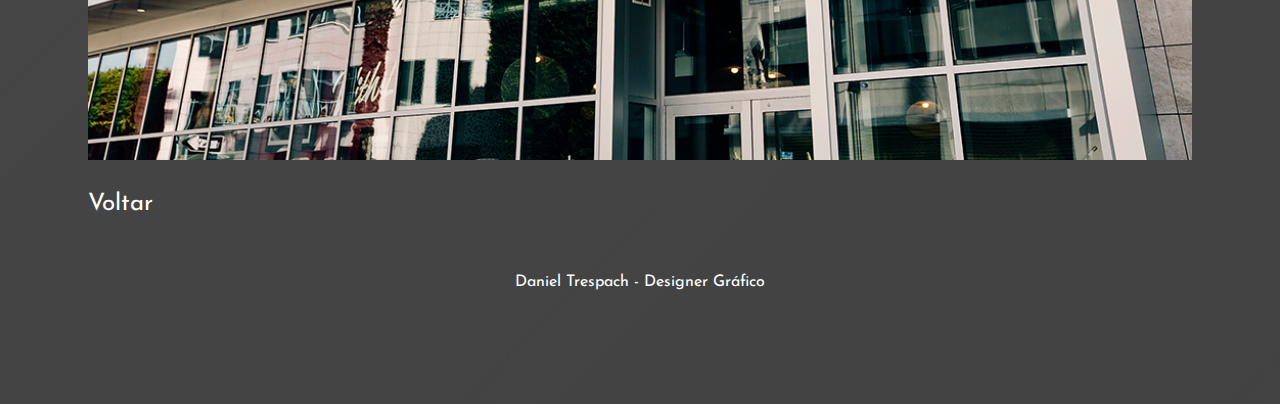
<file: mltr.html>
<!DOCTYPE html>
<html lang="pt-br">
<head>
    <meta charset="UTF-8">
    <meta http-equiv="X-UA-Compatible" content="IE=edge">
    <meta name="viewport" content="width=device-width, initial-scale=1.0">
    <link rel="stylesheet" href="projects.css">
    <title>Daniel Trespach - MLTR - Empreendimentos</title>
</head>
<body>
    <img src="mltr/mltrpg1.png" alt="logo-mltr">
    <img src="mltr/mltrpg2.png" alt="simbologia">
    <img src="mltr/mltrpg3.png" alt="tipografia">
    <img src="mltr/mltrpg4.png" alt="paleta">
    <img src="mltr/mltrpg5.png" alt="camiseta">
    <img src="mltr/mltrpg6.png" alt="papel-timbrado">
    <img src="mltr/mltrpg7.png" alt="material-escritório">
    <img src="mltr/mltrpg8.png" alt="fachada">
    <a href="index.html">Voltar</a>
    <footer class="footer">
        Daniel Trespach - Designer Gráfico
    </footer>
</body>
</html>
</file>
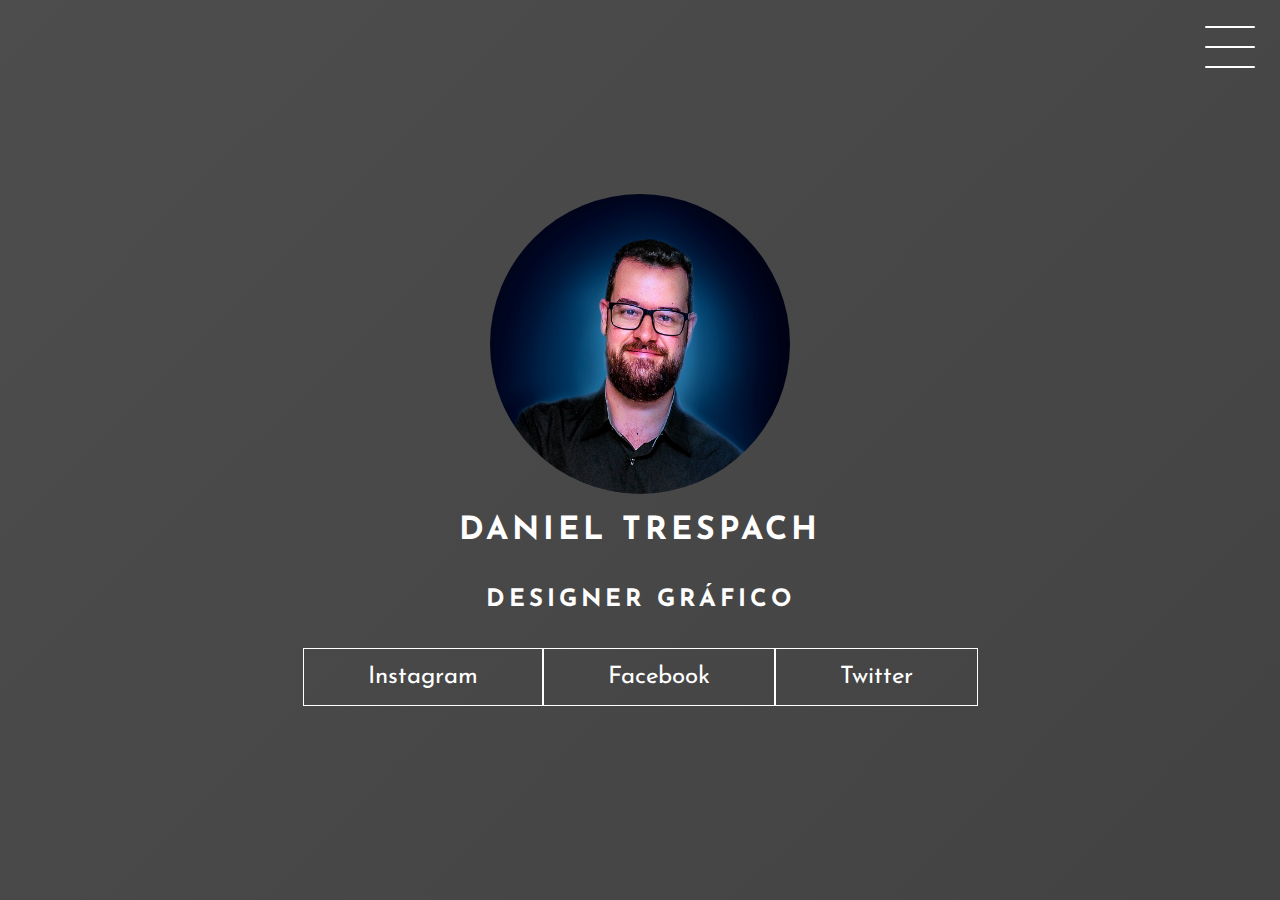
<file: sobre.html>
<!DOCTYPE html>
<html lang="pt-br">
<head>
    <meta charset="UTF-8">
    <meta http-equiv="X-UA-Compatible" content="IE=edge">
    <meta name="viewport" content="width=device-width, initial-scale=1.0">
    <link rel="stylesheet" href="style.css">
    <title>Daniel Trespach - Sobre mim</title>
</head>
<body>
    <header class="header-wrapper">
        <div class="header">
            <div class="checkbox-container">
                <div class="checkbox-wrapper">
                    <input type="checkbox" id="toggle">
                    <label class= "checkbox" for="toggle">
                        <div class="trace"></div>
                        <div class="trace"></div>
                        <div class="trace"></div>
                    </label>
                    <div class="menu"></div>
                    <nav class="menu-items">
                        <ul>
                            <li>
                                <a href="index.html">Home</a>
                            </li>
                            <li>
                                <a href="sobre.html">Sobre</a>
                            </li>
                            <li>
                                <a href="https://api.whatsapp.com/send?phone=5551998548815" target="_blank">Contato</a>
                            </li>
                        </ul>
                    </nav>
                </div>
            </div>
        </div>
        <img class="profile-picture" src="foto-daniel.jpg" alt="foto-daniel">
        <h1>Daniel Trespach</h1>
        <h2>Designer Gráfico</h2>
        <div class="social-media">
            <a href="https://www.instagram.com/danieltrespach/" target="_blank">Instagram</a>
            <a href="https://www.facebook.com/daniel.trespach" target="_blank">Facebook</a>
            <a href="https://twitter.com/danieltrespach?t=4-0c5LrjdnQ_3Zj_2oN-dQ&s=08" target="_blank">Twitter</a>
        </div>
    </header>
</body>
</html>
</file>
<file: style.css>
@import url('https://fonts.googleapis.com/css2?family=Josefin+Sans&family=Montserrat:wght@300;500;700&display=swap');

body {
    margin: 0;
    padding: 0;
    color: white;
    font-family: 'Josefin Sans', sans-serif;
    background: linear-gradient(-45deg, #000000, #2b2b2b, #3f3f3f, #4d4d4d);
    background-size: 400% 400%;
    animation: backgroundTransition 8s ease-in-out infinite;
}

/*HEADER */

.profile-picture {
    height: 300px;
    width: 300px;
    border-radius: 50%;

}

.header-wrapper {
    height: 100vh;
    width: 100%;
    display: flex;
    flex-direction: column;
    align-items: center;
    justify-content: center;
    position: relative;
}

h1 {
    text-transform: uppercase;
    letter-spacing: 4px;
}

h2 {
    text-transform: uppercase;
    letter-spacing: 4px;
}

.social-media {
    margin-top: 1rem;
    display: flex;
}

.social-media a {
    text-decoration: none;
    color: white;
    font-size: 24px;
    padding: 1rem 4rem;
    border: 1px solid white;
    min-width: 4rem;
    display: flex;
    justify-content: center;
    align-items: center;
    transition: .5s cubic-bezier(0.55, 0.025, 0.675, 0.97);
}

a:hover {
    color: #2b2b2b;
    background-color: white;
}

@keyframes backgroundTransition {
    0% {
        background-position: 0% 80%;
    }
    50% {
        background-position: 80% 100%;
    }
    100% {
        background-position: 0% 90%;
    }
}

/*HAMBURGUER MENU */

.checkbox-container {
    display: flex;
    justify-content: center;
    align-items: center;
}

.checkbox {
    height: 100px;
    width: 100px;
    position: absolute;
    top: 0;
    right: 0;
    display: flex;
    justify-content: center;
    cursor: pointer;
    z-index: 9999;
    transition: 400ms ease-in-out 0s;
}

.checkbox .trace {
    width: 50px;
    height: 2px;
    background-color: white;
    position: absolute;
    border-radius: 4px;
    transition: 0.5s ease-in-out;
}

.checkbox .trace:nth-child(1) {
    top: 26px;
    transform: rotate(0);
}

.checkbox .trace:nth-child(2) {
    top: 46px;
    transform: rotate(0);
}

.checkbox .trace:nth-child(3) {
    top: 66px;
    transform: rotate(0);
}

#toggle {
    display: none;
}

/*MENU*/

.menu {
    position: absolute;
    top: 28px;
    right: 30px;
    background: transparent;
    height: 40px;
    width: 40px;
    border-radius: 50%;
    box-shadow: 0px 0px 0px 0px white;
    z-index: -1;
    transition: 400ms ease-in-out 0s;
}

.menu-items {
    position: fixed;
    top: 0;
    left: 0;
    width: 100%;
    height: 100vh;
    display: flex;
    justify-content: center;
    align-items: center;
    z-index: 2;
    opacity: 0;
    visibility: hidden;
    transition: 400ms ease-in-out 0s;
}

.menu-tems ul {
    list-style-type: none;
}

.menu-items ul li a{
    margin: 10px 0;
    color: #2b2b2b;
    text-decoration: none;
    text-transform: uppercase;
    letter-spacing: 4px;
    font-size: 40px;
}

/*MENU ANIMATION */

#toggle:checked + .checkbox .trace:nth-child(1) {
    transform: rotate(45deg);
    background-color: #2b2b2b;
    top: 47px;
}

#toggle:checked + .checkbox .trace:nth-child(2) {
    transform: translateX(-100px);
    width: 30px;
    visibility: hidden;
    opacity: 0;
}

#toggle:checked + .checkbox .trace:nth-child(3) {
    transform: rotate(-45deg);
    background-color: #2b2b2b;
    top: 48px;
}

#toggle:checked + .checkbox {
    background-color: white;
}

#toggle:checked ~ .menu {
    box-shadow: 0px 0px 0px 100vmax white;
    z-index: 1;
}

#toggle:checked ~ .menu-items {
    visibility: visible;
    opacity: 1;
}

/* CARDS */

.container {
    width: 100%;
    height: auto;
    display: flex;
    flex-direction: column;
    justify-content: space-evenly;
    align-items: center;
    margin: 3rem 0;
}

.card-container {
    display: flex;
    align-items: center;
    justify-content: space-evenly;
    width: 90%;
}

.card {
    height: auto;
    width: 400px;
    margin: 3rem 0 0 0;
    background-position: center;
    background-repeat: no-repeat;
    display: flex;
    filter: grayscale(2);
    color: white;
    cursor: pointer;
    transition: 0.3s;
}

.card-text {
    width: 40%;
    font-family: sans-serif;
    letter-spacing: 1px;
    line-height: 30px;
    color: white;
}

.card:hover {
    filter: unset;
}

.card2:hover {
    filter: unset;
}

.card3:hover {
    filter: unset;
}


/* FOOTER */

.footer {
    width: 100%;
    height: 100px;
    display: flex;
    justify-content: center;
    align-items: center;
}

/*RESPONSIVE*/

@media (max-width: 800px) {
    .social-media {
        display: flex;
        flex-direction: column;
    }

    .container {
        margin-top: 0;
    }

    .card-container {
        flex-direction: column;
    }

    .container .card-container:nth-child(1),
    .container .card-container:nth-child(3) {
        flex-direction: column-reverse;
    }

    .card {
        height: 250px;
        width: 250px;
    }

    .card-text {
        width: 90%;
        margin-top: 2rem;
        text-align: center;
    }

    .card:hover > .card-wrapper::before {
        height: 190px;
        width: 190px;
    }
}
</file>
<file: projects.css>
@import url('https://fonts.googleapis.com/css2?family=Josefin+Sans&family=Montserrat:wght@300;500;700&display=swap');

body {
    padding: 4rem;
    display: flex;
    flex-direction: column;
    justify-content: center;
    color: white;
    font-family: 'Josefin Sans', sans-serif;
    background: linear-gradient(-45deg, #000000, #2b2b2b, #3f3f3f, #4d4d4d);
    background-size: 400% 400%;
    animation: backgroundTransition 8s ease-in-out infinite;
}

a {
    padding: 1rem;
    text-decoration: none;
    color: white;
    font-size: 24px;
    justify-content: center;
    align-items: center;
    transition: .5s cubic-bezier(0.55, 0.025, 0.675, 0.97);
}

img {
    display: flex;
    flex-direction: column;
    padding: 1rem;   
}

@keyframes backgroundTransition {
    0% {
        background-position: 0% 80%;
    }
    50% {
        background-position: 80% 100%;
    }
    100% {
        background-position: 0% 90%;
    }
}

.footer {
    width: 100%;
    height: 100px;
    display: flex;
    justify-content: center;
    align-items: center;
}
</file>
